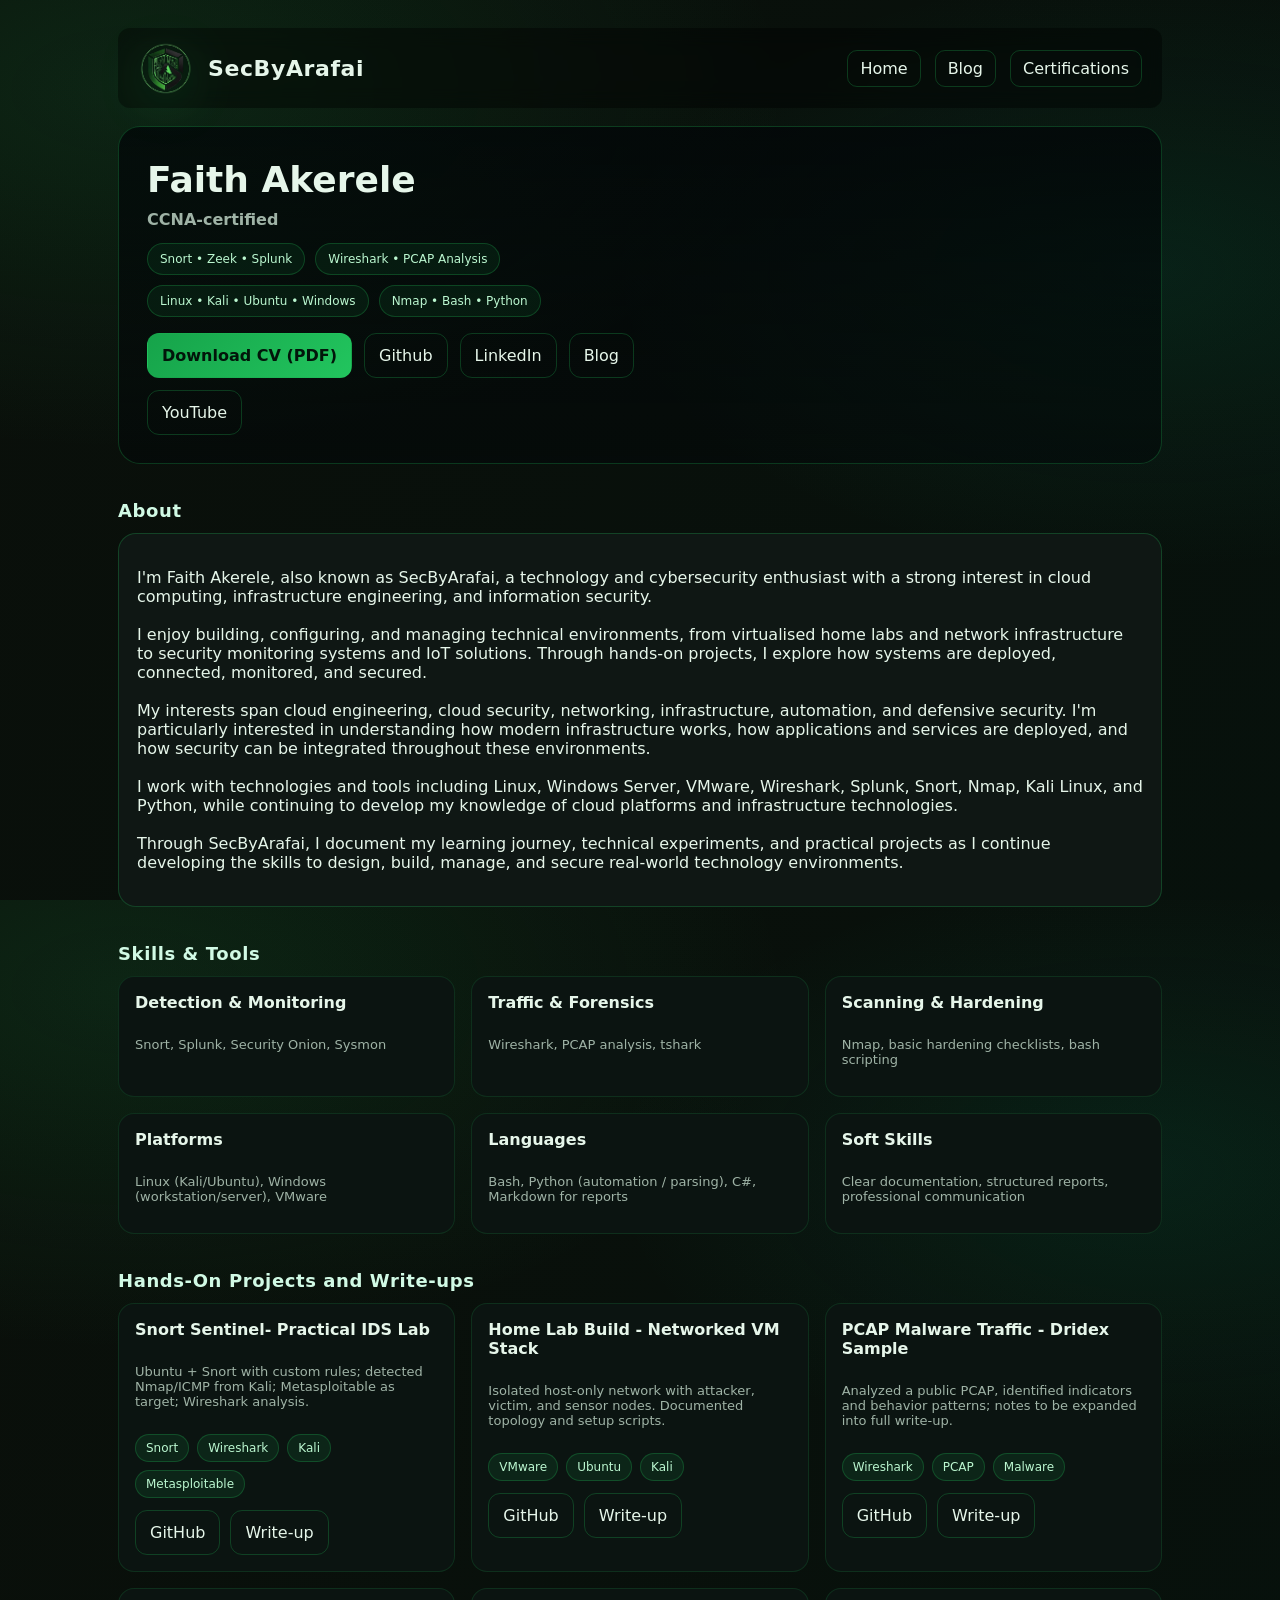
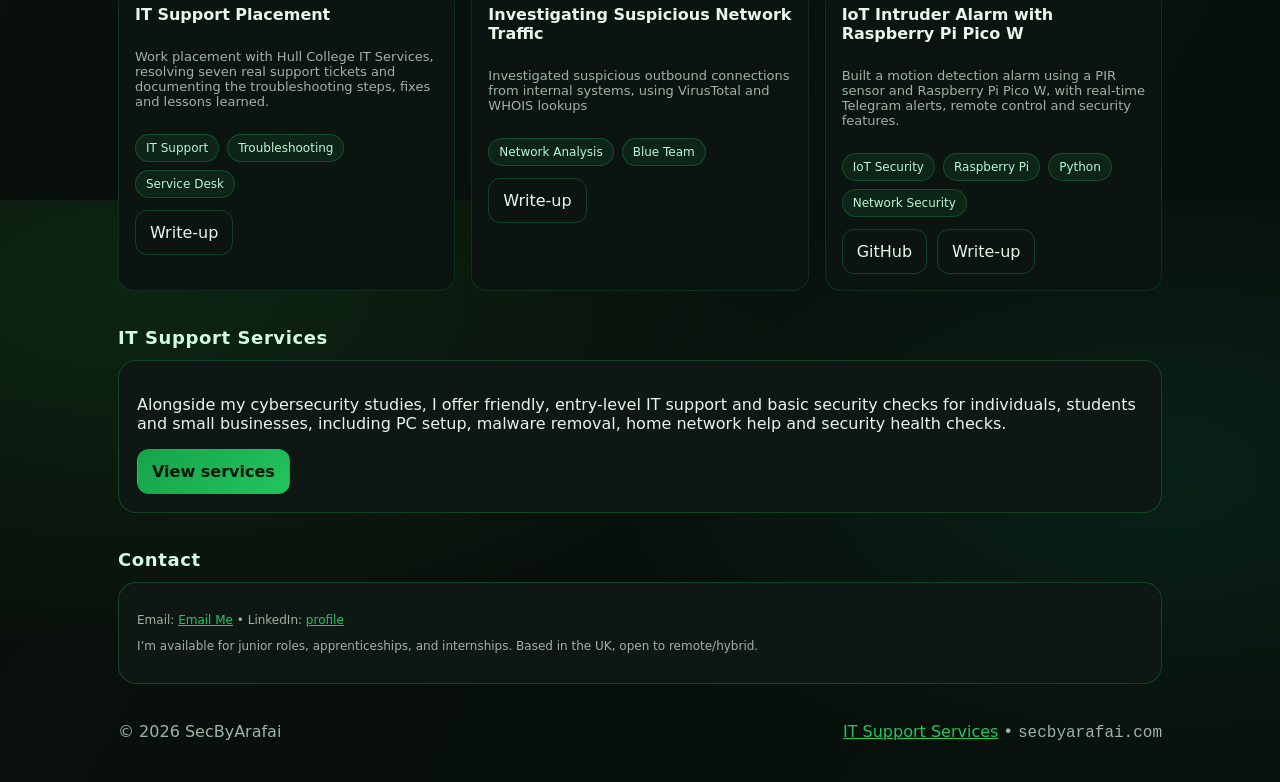
<file: secbyarafai-main/index.html>
<!doctype html>
<html lang="en">
  <head>
    <meta charset="utf-8" />
    <meta name="viewport" content="width=device-width, initial-scale=1" />
    <title>SecByArafai | CCNA-certified Blue Team Portfolio</title>
    <meta name="description" content="Portfolio of Faith Akerele (SecByArafai): CCNA-certified, Blue Team focused. Snort, Splunk, Wireshark and home lab projects." />
    <meta name="theme-color" content="#0a0f0a" />
    <link rel="canonical" href="https://www.secbyarafai.com/" />
    <meta property="og:type" content="website" />
    <meta property="og:site_name" content="SecByArafai" />
    <meta property="og:title" content="SecByArafai | CCNA-certified Blue Team Portfolio" />
    <meta property="og:description" content="Portfolio of Faith Akerele (SecByArafai): CCNA-certified, Blue Team focused. Snort, Splunk, Wireshark and home lab projects." />
    <meta property="og:url" content="https://www.secbyarafai.com/" />
    <meta property="og:image" content="https://www.secbyarafai.com/img/logo-removebg-preview.png" />
    <meta name="twitter:card" content="summary" />
    <link rel="icon" href="img/logo-removebg-preview.png" />
    <link rel="stylesheet" href="style.css" />
  </head>
  <body>
    <div class="wrap">
      <header>
        <a class="brand" href="index.html"><img src="img/logo-removebg-preview.png" alt="SecByArafai logo" /><h1>SecByArafai</h1></a>
        <button class="menu-toggle" id="menu-toggle" type="button" aria-label="Menu" aria-expanded="false" aria-controls="nav-menu">&#9776;</button>
        <nav id="nav-menu" aria-label="Primary">
          <a href="index.html">Home</a>
          <!-- <a href="services.html">Services</a> -->
          <a href="blog.html">Blog</a>
          <a href="certifications.html">Certifications</a>
          <!-- <a href="https://learn.secbyarafai.com">Free Cheat Sheet</a> -->
        </nav>
      </header>

      <!-- HERO -->
      <section class="hero" id="top">
        <div>
          <h2>Faith Akerele</h2>
          <p>
            <strong>CCNA-certified </strong> <br />
          </p>
          <div class="badges">
            <span class="badge">Snort • Zeek • Splunk</span>
            <span class="badge">Wireshark • PCAP Analysis</span>
            <span class="badge">Linux • Kali • Ubuntu • Windows</span>
            <span class="badge">Nmap • Bash • Python</span>
          </div>
          <div class="cta">
            <a
              class="btn primary"
              href="files/Faith_Akerele.pdf"
              target="_blank" rel="noopener"
              >Download CV (PDF)</a
            >
            <!-- <a class="btn" href="https://learn.secbyarafai.com">Free CCNA Cheat Sheet</a> -->
            <a
              class="btn"
              href="https://github.com/secbyarafai"
              target="_blank" rel="noopener"
              rel="noopener"
              >Github</a
            >
            <a
              class="btn"
              href="https://www.linkedin.com/in/faith-akerele"
              target="_blank" rel="noopener"
              rel="noopener"
              >LinkedIn</a
            >
            <a
              class="btn"
              href="https://medium.com/@secbyarafai"
              target="_blank" rel="noopener"
              rel="noopener"
              >Blog</a
            >
            <a
              class="btn"
              href="https://www.youtube.com/@secbyarafai"
              target="_blank" rel="noopener"
              rel="noopener"
              >YouTube</a
            >
          </div>
        </div>
        </section>

      <!-- ABOUT -->
    
<section id="about">
  <div class="sec-title"><h3>About</h3></div>
  <div class="panel">
    <p>
      I'm Faith Akerele, also known as SecByArafai, a technology and cybersecurity enthusiast with a strong interest in cloud computing, infrastructure engineering, and information security.
      <br /><br />
      I enjoy building, configuring, and managing technical environments, from virtualised home labs and network infrastructure to security monitoring systems and IoT solutions. Through hands-on projects, I explore how systems are deployed, connected, monitored, and secured.
      <br /><br />
      My interests span cloud engineering, cloud security, networking, infrastructure, automation, and defensive security. I'm particularly interested in understanding how modern infrastructure works, how applications and services are deployed, and how security can be integrated throughout these environments.
      <br /><br />
      I work with technologies and tools including Linux, Windows Server, VMware, Wireshark, Splunk, Snort, Nmap, Kali Linux, and Python, while continuing to develop my knowledge of cloud platforms and infrastructure technologies.
      <br /><br />
      Through SecByArafai, I document my learning journey, technical experiments, and practical projects as I continue developing the skills to design, build, manage, and secure real-world technology environments.
    </p>
  </div>
</section>


      <!-- SKILLS -->
      <section id="skills">
        <div class="sec-title"><h3>Skills & Tools</h3></div>
        <div class="grid">
          <div class="card">
            <h4>Detection & Monitoring</h4>
            <p class="meta">Snort, Splunk, Security Onion, Sysmon</p>
          </div>
          <div class="card">
            <h4>Traffic & Forensics</h4>
            <p class="meta">Wireshark, PCAP analysis, tshark</p>
          </div>
          <div class="card">
            <h4>Scanning & Hardening</h4>
            <p class="meta">Nmap, basic hardening checklists, bash scripting</p>
          </div>
          <div class="card">
            <h4>Platforms</h4>
            <p class="meta">
              Linux (Kali/Ubuntu), Windows (workstation/server), VMware
            </p>
          </div>
          <div class="card">
            <h4>Languages</h4>
            <p class="meta">
              Bash, Python (automation / parsing), C#, Markdown for reports
            </p>
          </div>
          <div class="card">
            <h4>Soft Skills</h4>
            <p class="meta">
              Clear documentation, structured reports, professional
              communication
            </p>
          </div>
        </div>
      </section>

      <!-- PROJECTS -->
      <section id="projects">
        <div class="sec-title">
          <h3>Hands‑On Projects and Write-ups</h3>
        </div>
        <div class="grid" id="projectGrid"></div>
      </section>
      <!-- SERVICES -->
      <section id="services">
        <div class="sec-title"><h3>IT Support Services</h3></div>
        <div class="panel">
          <p>
            Alongside my cybersecurity studies, I offer friendly, entry-level IT
            support and basic security checks for individuals, students and small
            businesses, including PC setup, malware removal, home network help and
            security health checks.
          </p>
          <div class="cta">
            <a class="btn primary" href="https://services.secbyarafai.com" target="_blank" rel="noopener">View services</a>
          </div>
        </div>
      </section>
      <!-- CONTACT -->
      <section id="contact">
        <div class="sec-title"><h3>Contact</h3></div>
        <div class="panel">
          <p class="small">
            Email:
            <a href="mailto:info@secbyarafai.com"
              >Email Me</a
            >
            • LinkedIn:
            <a
              href="https://www.linkedin.com/in/faith-akerele"
              target="_blank" rel="noopener"
              rel="noopener"
              >profile</a
            >
          </p>
          <p class="small">
            I’m available for junior roles, apprenticeships, and internships.
            Based in the UK, open to remote/hybrid.
          </p>
        </div>
      </section>

      <footer>
        <span>© <span id="year"></span> SecByArafai</span>
        <span>
          <a href="https://services.secbyarafai.com" target="_blank" rel="noopener">IT Support Services</a>
          &bull; <span class="mono">secbyarafai.com</span>
        </span>
      </footer>
    </div>

    <script>
      // === EDIT ME: Projects data (8 slots) ======================================
      // Swap titles, descriptions, and links. Set hidden:true to temporarily hide.
      const projects = [
        {
          title: "Snort Sentinel- Practical IDS Lab",
          desc: "Ubuntu + Snort with custom rules; detected Nmap/ICMP from Kali; Metasploitable as target; Wireshark analysis.",
          tags: ["Snort", "Wireshark", "Kali", "Metasploitable"],
          links: {
            repo: "https://github.com/secbyarafai/Cybersecurity-Portfolio/tree/main/Projects/IDS-Lab",
            blog: "https://medium.com/@secbyarafai/practical-ids-lab-snort-a599915b10d6",
          },
        },
        {
          title: "Home Lab Build - Networked VM Stack",
          desc: "Isolated host‑only network with attacker, victim, and sensor nodes. Documented topology and setup scripts.",
          tags: ["VMware", "Ubuntu", "Kali"],
          links: {
            repo: "https://github.com/secbyarafai",
            blog: "blog/post1.html",
          },
        },
        {
          title: "PCAP Malware Traffic - Dridex Sample",
          desc: "Analyzed a public PCAP, identified indicators and behavior patterns; notes to be expanded into full write‑up.",
          tags: ["Wireshark", "PCAP", "Malware"],
          links: {
            repo: "https://github.com/secbyarafai/Cybersecurity-Portfolio/tree/main/Projects/Malware-Analysis",
            blog: "https://medium.com/@secbyarafai/malware-traffic-analysis-with-wireshark-detecting-dridex-c2-traffic-531d254edb0d",
          },
        },
        {
           title: "IT Support Placement",
           desc: "Work placement with Hull College IT Services, resolving seven real support tickets and documenting the troubleshooting steps, fixes and lessons learned.",
           tags: ["IT Support", "Troubleshooting", "Service Desk"],
           links: { repo: "#", blog: "https://medium.com/@secbyarafai/it-support-placement-at-hull-college-seven-real-tickets-seven-repairs-9ee90f46157d?sharedUserId=secbyarafai" },
         },
         {
           title: "Investigating Suspicious Network Traffic",
           desc: "Investigated suspicious outbound connections from internal systems, using VirusTotal and WHOIS lookups",
           tags: ["Network Analysis", "Blue Team"],
           links: { repo: "#", blog: "https://medium.com/@secbyarafai/investigating-suspicious-network-traffic-using-virustotal-and-whois-9dbd17a43992?sharedUserId=secbyarafai" },
         },
        // {
        //   title: "Phishing Simulation & Awareness (Planned)",
        //   desc: "Design a safe internal phishing campaign in lab; measure click‑through; write awareness guidance.",
        //   tags: ["Phishing", "Training"],
        //   links: { repo: "#", blog: "#" },
        // },
        {
          title: "IoT Intruder Alarm with Raspberry Pi Pico W",
          desc: "Built a motion detection alarm using a PIR sensor and Raspberry Pi Pico W, with real-time Telegram alerts, remote control and security features.",
          tags: ["IoT Security", "Raspberry Pi", "Python", "Network Security"],
          links: { repo: "https://github.com/secbyarafai/IoT-PicoGuard/blob/main/README.md", blog: "https://secbyarafai.medium.com/building-an-iot-intruder-alarm-with-a-raspberry-pi-pico-w-pir-detection-and-telegram-alerts-441f799f3e02?sharedUserId=secbyarafai" },
        },
        ];

      const grid = document.getElementById("projectGrid");
      projects.forEach((p) => {
        const el = document.createElement("article");
        el.className = "card";
        el.innerHTML = `
        <h4>${p.title}</h4>
        <p class="meta">${p.desc}</p>
        <div class="tags">${(p.tags || [])
          .map((t) => `<span class='tag'>${t}</span>`)
          .join("")}</div>
        <div class="actions">
          ${
            p.links?.repo && p.links.repo !== "#"
              ? `<a class='btn' href='${p.links.repo}' target='_blank' rel='noopener'>GitHub</a>`
              : ""
          }
          ${
            p.links?.blog && p.links.blog !== "#"
              ? `<a class='btn' href='${p.links.blog}' target='_blank' rel='noopener'>Write‑up</a>`
              : ""
          }
        </div>`;
        grid.appendChild(el);
      });

      document.getElementById("year").textContent = new Date().getFullYear();

      const toggle = document.getElementById("menu-toggle");
      const nav = document.getElementById("nav-menu");

      toggle.addEventListener("click", () => {
        nav.classList.toggle("active");
        const open = nav.classList.contains("active");
        toggle.innerHTML = open ? "&#10005;" : "&#9776;";
        toggle.setAttribute("aria-expanded", open);
      });
    </script>

    <!--
  EDITING NOTES (quick):
  1) Swap logo: replace logo.png in the same folder.
  2) Update CV link: replace SecByArafai_CV.pdf with your file or remove the button.
  3) Projects: edit the "projects" array above — add real links and descriptions as you publish.
  4) Colors: tweak --green / --green-2 if you want a different shade.
  5) Host: drop this file + logo into Netlify (or your existing repo) and point secbyarafai.com at it.
  --></body>
</html>
</file>
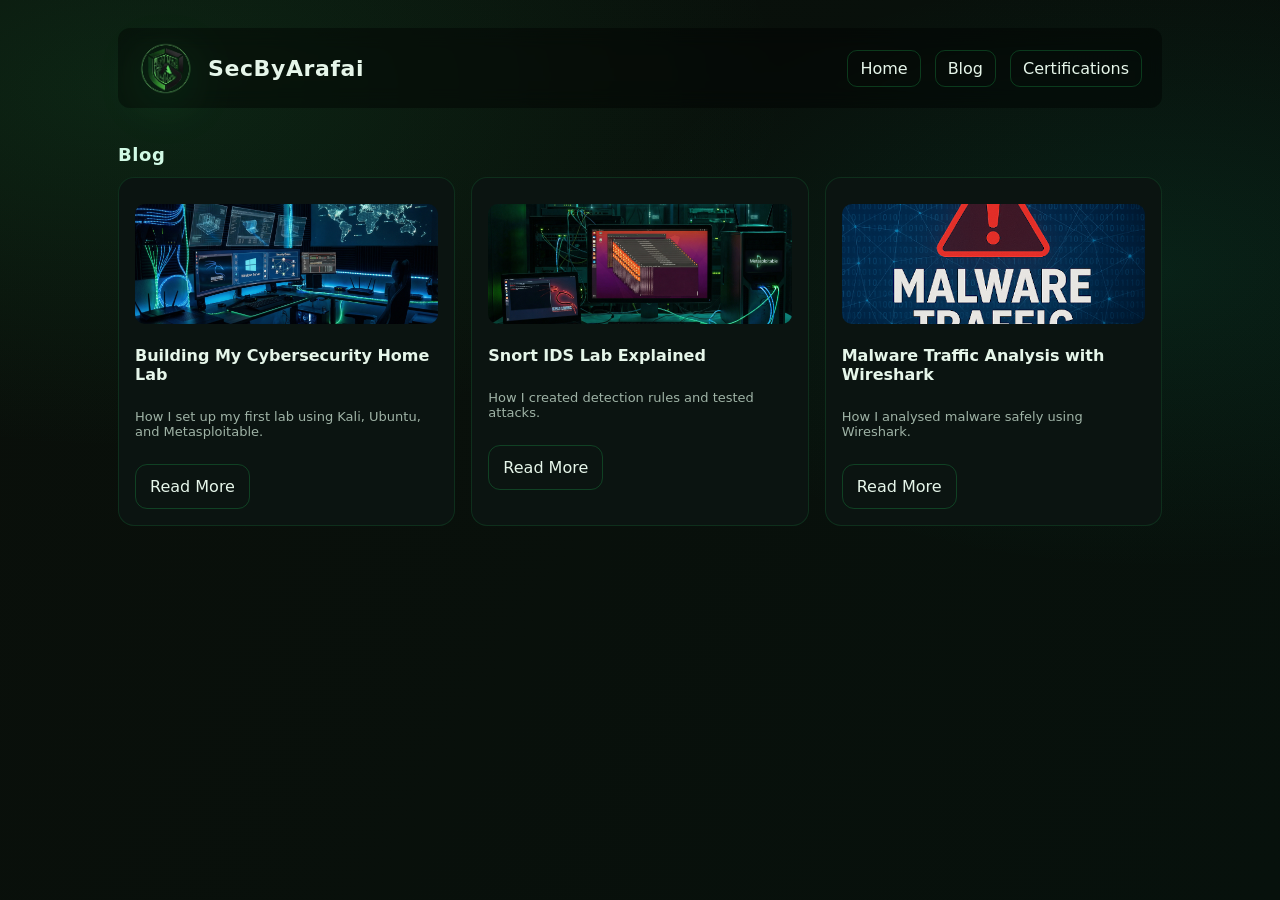
<file: secbyarafai-main/blog.html>
<!doctype html>
<html lang="en">
  <head>
    <meta charset="utf-8" />
    <meta name="viewport" content="width=device-width, initial-scale=1" />
    <title>Blog - SecByArafai</title>
    <meta name="description" content="Cybersecurity lab write-ups: home lab build, Snort IDS rules and malware traffic analysis with Wireshark." />
    <meta name="theme-color" content="#0a0f0a" />
    <link rel="canonical" href="https://www.secbyarafai.com/blog.html" />
    <meta property="og:type" content="website" />
    <meta property="og:site_name" content="SecByArafai" />
    <meta property="og:title" content="Blog - SecByArafai" />
    <meta property="og:description" content="Cybersecurity lab write-ups: home lab build, Snort IDS rules and malware traffic analysis with Wireshark." />
    <meta property="og:url" content="https://www.secbyarafai.com/blog.html" />
    <meta property="og:image" content="https://www.secbyarafai.com/img/logo-removebg-preview.png" />
    <meta name="twitter:card" content="summary" />
    <link rel="stylesheet" href="style.css" />
    <link rel="icon" href="img/logo-removebg-preview.png" />
  </head>

  <body>
    <div class="wrap">
      <header>
        <a class="brand" href="index.html"><img src="img/logo-removebg-preview.png" alt="SecByArafai logo" /><h1>SecByArafai</h1></a>
        <button class="menu-toggle" id="menu-toggle" type="button" aria-label="Menu" aria-expanded="false" aria-controls="nav-menu">&#9776;</button>
        <nav id="nav-menu" aria-label="Primary">
          <a href="index.html">Home</a>
          <!-- <a href="services.html">Services</a> -->
          <a href="blog.html">Blog</a>
          <a href="certifications.html">Certifications</a>
          <!-- <a href="https://learn.secbyarafai.com">Free Cheat Sheet</a> -->
        </nav>
      </header>

      <section>
        <div class="sec-title"><h3>Blog</h3></div>

        <div class="grid">
          <div class="card">
            <img src="./img/A_modern_cybersecurity_202603242132.png" class="blog-img" alt="Illustration of a cybersecurity home lab" loading="lazy" decoding="async" />

            <h4>Building My Cybersecurity Home Lab</h4>
            <p class="meta">
              How I set up my first lab using Kali, Ubuntu, and Metasploitable.
            </p>

            <div class="actions">
              <a class="btn" href="blog/post1.html">Read More</a>
            </div>
          </div>

          <div class="card">
            <img src="./img/A_cybersecurity_intrusion_202603242140.png" class="blog-img" alt="Illustration of network intrusion detection" loading="lazy" decoding="async" />

            <h4>Snort IDS Lab Explained</h4>
            <p class="meta">
              How I created detection rules and tested attacks.
            </p>

            <div class="actions">
              <a class="btn" href="blog/post2.html">Read More</a>
            </div>
          </div>

          <div class="card">
            <img src="./img/ChatGPT Image Nov 17, 2025, 01_46_49 AM (1).png" class="blog-img" alt="Illustration of malware traffic analysis" loading="lazy" decoding="async" />

            <h4> Malware Traffic Analysis with Wireshark </h4>
            <p class="meta">
              How I analysed malware safely using Wireshark.
            </p>

            <div class="actions">
              <a class="btn" href="blog/post3.html">Read More</a>
            </div>
          </div>

          </div>
      </section>
    </div>
    <script>
      const toggle = document.getElementById("menu-toggle");
      const nav = document.getElementById("nav-menu");

 toggle.addEventListener("click", () => {
        nav.classList.toggle("active");
        const open = nav.classList.contains("active");
        toggle.innerHTML = open ? "&#10005;" : "&#9776;";
        toggle.setAttribute("aria-expanded", open);
      });
    </script>
  </body>
</html>
</file>
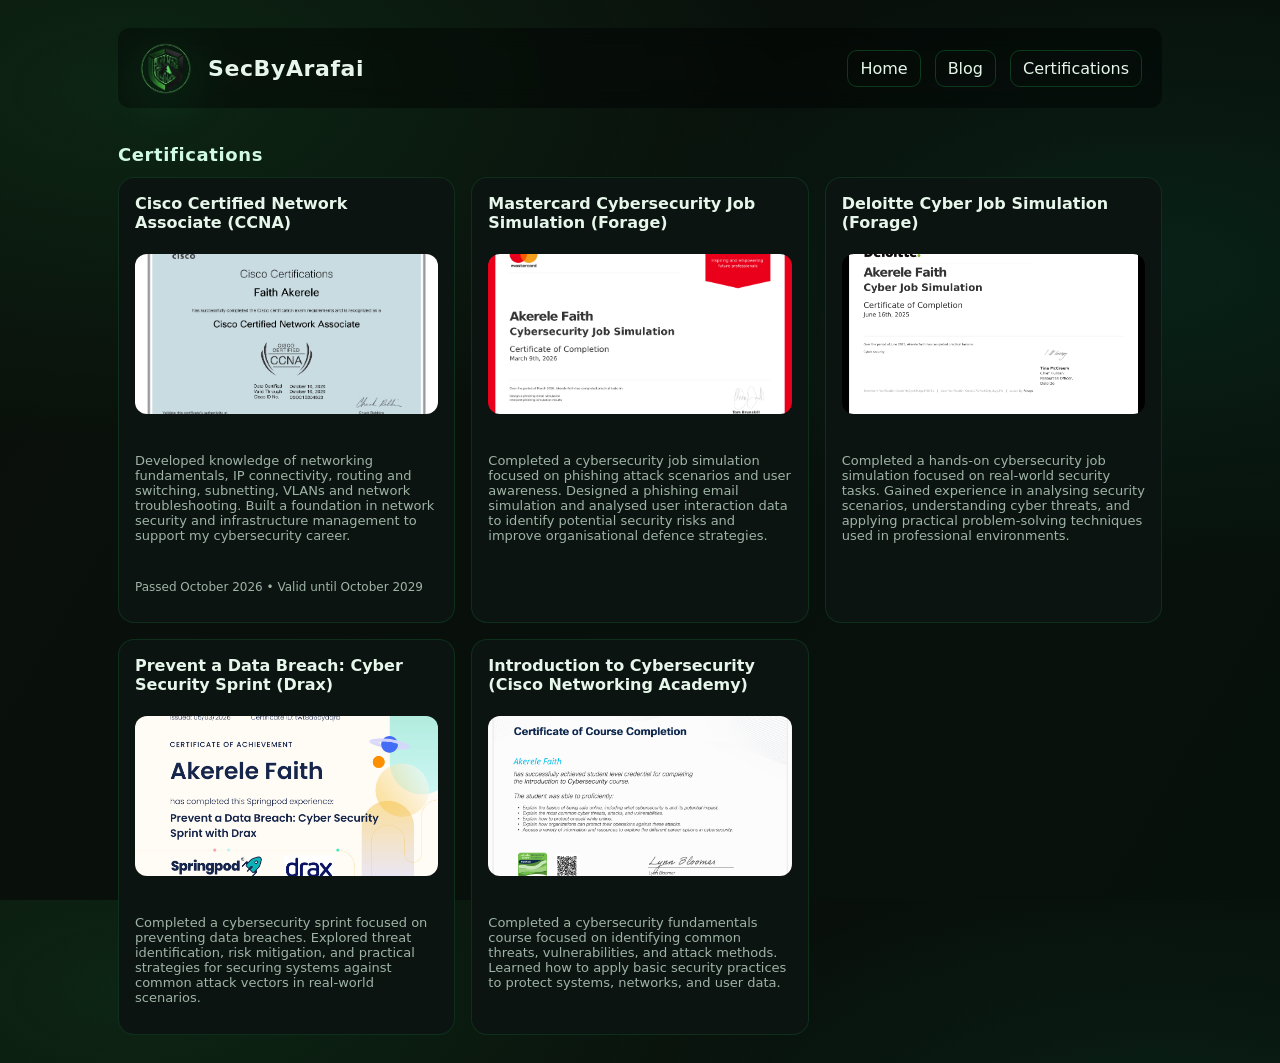
<file: secbyarafai-main/certifications.html>
<!doctype html>
<html lang="en">
  <head>
    <meta charset="utf-8" />
    <meta name="viewport" content="width=device-width, initial-scale=1" />
    <link rel="icon" href="img/logo-removebg-preview.png" />
    <title>Certifications - SecByArafai</title>
    <meta name="description" content="Cisco CCNA, Cisco Introduction to Cybersecurity and Forage job simulations from Mastercard, Deloitte and Drax." />
    <meta name="theme-color" content="#0a0f0a" />
    <link rel="canonical" href="https://www.secbyarafai.com/certifications.html" />
    <meta property="og:type" content="website" />
    <meta property="og:site_name" content="SecByArafai" />
    <meta property="og:title" content="Certifications - SecByArafai" />
    <meta property="og:description" content="Cisco CCNA, Cisco Introduction to Cybersecurity and Forage job simulations from Mastercard, Deloitte and Drax." />
    <meta property="og:url" content="https://www.secbyarafai.com/certifications.html" />
    <meta property="og:image" content="https://www.secbyarafai.com/img/logo-removebg-preview.png" />
    <meta name="twitter:card" content="summary" />
    <link rel="stylesheet" href="style.css" />
  </head>

  <body>
    <div class="wrap">
      <!-- HEADER -->
      <header>
        <a class="brand" href="index.html"><img src="img/logo-removebg-preview.png" alt="SecByArafai logo" /><h1>SecByArafai</h1></a>
        <button class="menu-toggle" id="menu-toggle" type="button" aria-label="Menu" aria-expanded="false" aria-controls="nav-menu">&#9776;</button>
        <nav id="nav-menu" aria-label="Primary">
          <a href="index.html">Home</a>
          <!-- <a href="services.html">Services</a> -->
          <a href="blog.html">Blog</a>
          <a href="certifications.html">Certifications</a>
          <!-- <a href="https://learn.secbyarafai.com">Free Cheat Sheet</a> -->
        </nav>
      </header>

      <!-- PAGE TITLE -->
      <section>
        <div class="sec-title">
          <h3>Certifications</h3>
        </div>

        <div class="grid">
          <!-- CCNA (shown first) -->
          <div class="card">
            <h4>Cisco Certified Network Associate (CCNA)</h4>

            <a
              href="img/Cisco Certified Network Associate certificate_page-0001.jpg"
              target="_blank" rel="noopener"
            >
              <img
                src="img/Cisco Certified Network Associate certificate_page-0001.jpg"
                class="cert-img"
                alt="Cisco Certified Network Associate certificate" loading="lazy" decoding="async" />
            </a>

            <p class="meta">
              Developed knowledge of networking fundamentals, IP connectivity,
              routing and switching, subnetting, VLANs and network
              troubleshooting. Built a foundation in network security and
              infrastructure management to support my cybersecurity career.
            </p>
            <p class="small">Passed October 2026 &bull; Valid until October 2029</p>
            <!-- To add a verification link, uncomment and paste your Credly/Cisco link:
            <a class="btn" href="YOUR_VERIFICATION_LINK" target="_blank" rel="noopener">Verify credential</a> -->
          </div>

          <!-- CERT 1 -->
          <div class="card">
            <h4>Mastercard Cybersecurity Job Simulation (Forage)</h4>

            <a href="img/1.png" target="_blank" rel="noopener">
              <img src="img/1.png" class="cert-img" alt="Mastercard certificate" loading="lazy" decoding="async" />
            </a>

            <p class="meta">
              Completed a cybersecurity job simulation focused on phishing attack
              scenarios and user awareness. Designed a phishing email simulation
              and analysed user interaction data to identify potential security
              risks and improve organisational defence strategies.
            </p>
          </div>

          <!-- CERT 2 -->
          <div class="card">
            <h4>Deloitte Cyber Job Simulation (Forage)</h4>

            <a href="img/e4b72420-1.png" target="_blank" rel="noopener">
              <img src="img/e4b72420-1.png" class="cert-img" alt="Deloitte certificate" loading="lazy" decoding="async" />
            </a>

            <p class="meta">
              Completed a hands-on cybersecurity job simulation focused on
              real-world security tasks. Gained experience in analysing security
              scenarios, understanding cyber threats, and applying practical
              problem-solving techniques used in professional environments.
            </p>
          </div>

          <!-- CERT 3 -->
          <div class="card">
            <h4>Prevent a Data Breach: Cyber Security Sprint (Drax)</h4>

            <a href="img/d79bde41-1.png" target="_blank" rel="noopener">
              <img src="img/d79bde41-1.png" class="cert-img" alt="Drax cybersecurity certificate" loading="lazy" decoding="async" />
            </a>

            <p class="meta">
              Completed a cybersecurity sprint focused on preventing data
              breaches. Explored threat identification, risk mitigation, and
              practical strategies for securing systems against common attack
              vectors in real-world scenarios.
            </p>
          </div>

          <!-- CERT 4 -->
          <div class="card">
            <h4>Introduction to Cybersecurity (Cisco Networking Academy)</h4>

            <a
              href="img/I2CSUpdate20260418-31-dc4r2u-1.png"
              target="_blank" rel="noopener"
            >
              <img
                src="img/I2CSUpdate20260418-31-dc4r2u-1.png"
                class="cert-img"
                alt="Cisco Introduction to Cybersecurity certificate" loading="lazy" decoding="async" />
            </a>

            <p class="meta">
              Completed a cybersecurity fundamentals course focused on
              identifying common threats, vulnerabilities, and attack methods.
              Learned how to apply basic security practices to protect systems,
              networks, and user data.
            </p>
          </div>

          

          <!-- PLANNED CERTIFICATION -->
          <!--
          <div class="card">
            <h4>CompTIA PenTest+ (Planned)</h4>

            <a href="img/1.png" target="_blank" rel="noopener">
              <img src="img/1.png" class="cert-img" alt="Planned certification placeholder" loading="lazy" decoding="async" />
            </a>

            <p class="meta">
              Will cover penetration testing, vulnerability assessment, and
              reporting.
            </p>
          </div>
          -->
        </div>
      </section>
    </div>

    <script>
      const toggle = document.getElementById("menu-toggle");
      const nav = document.getElementById("nav-menu");

      toggle.addEventListener("click", () => {
        nav.classList.toggle("active");
        const open = nav.classList.contains("active");
        toggle.innerHTML = open ? "&#10005;" : "&#9776;";
        toggle.setAttribute("aria-expanded", open);
      });
    </script>
  </body>
</html>
</file>
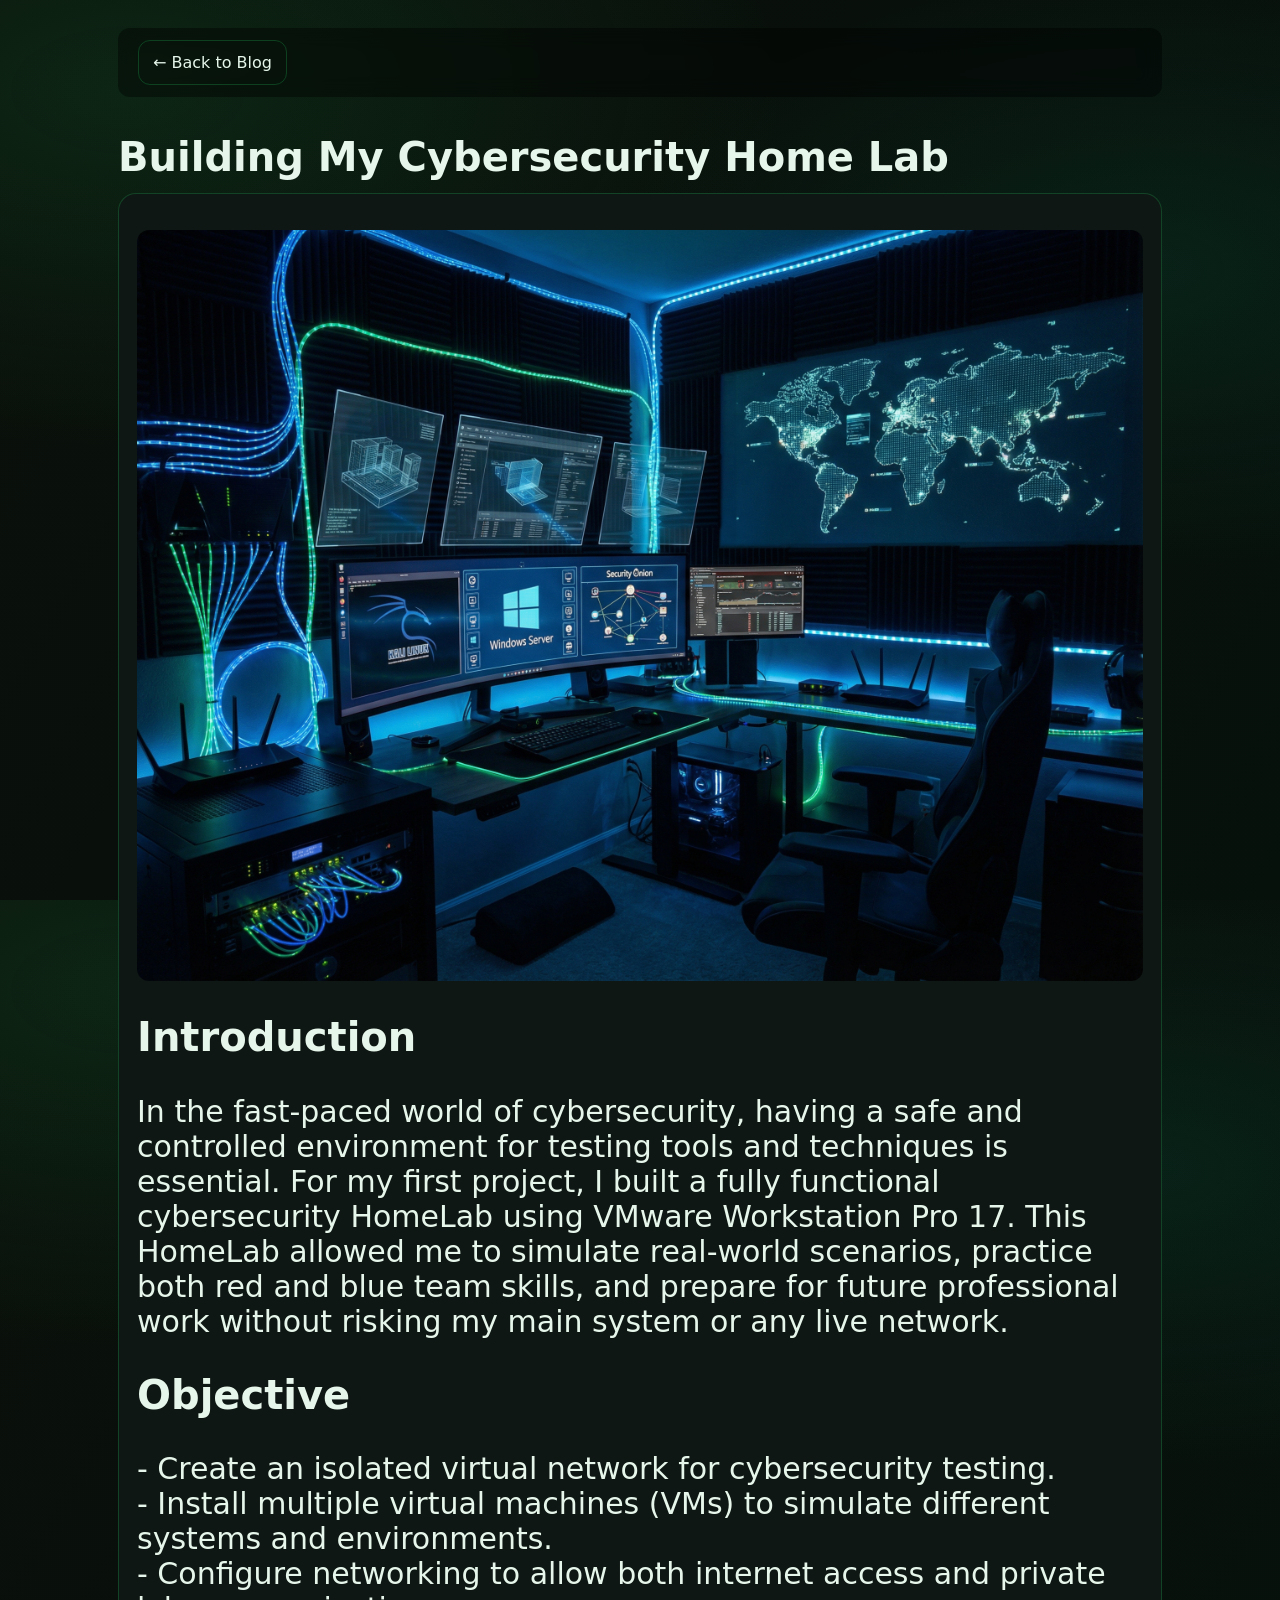
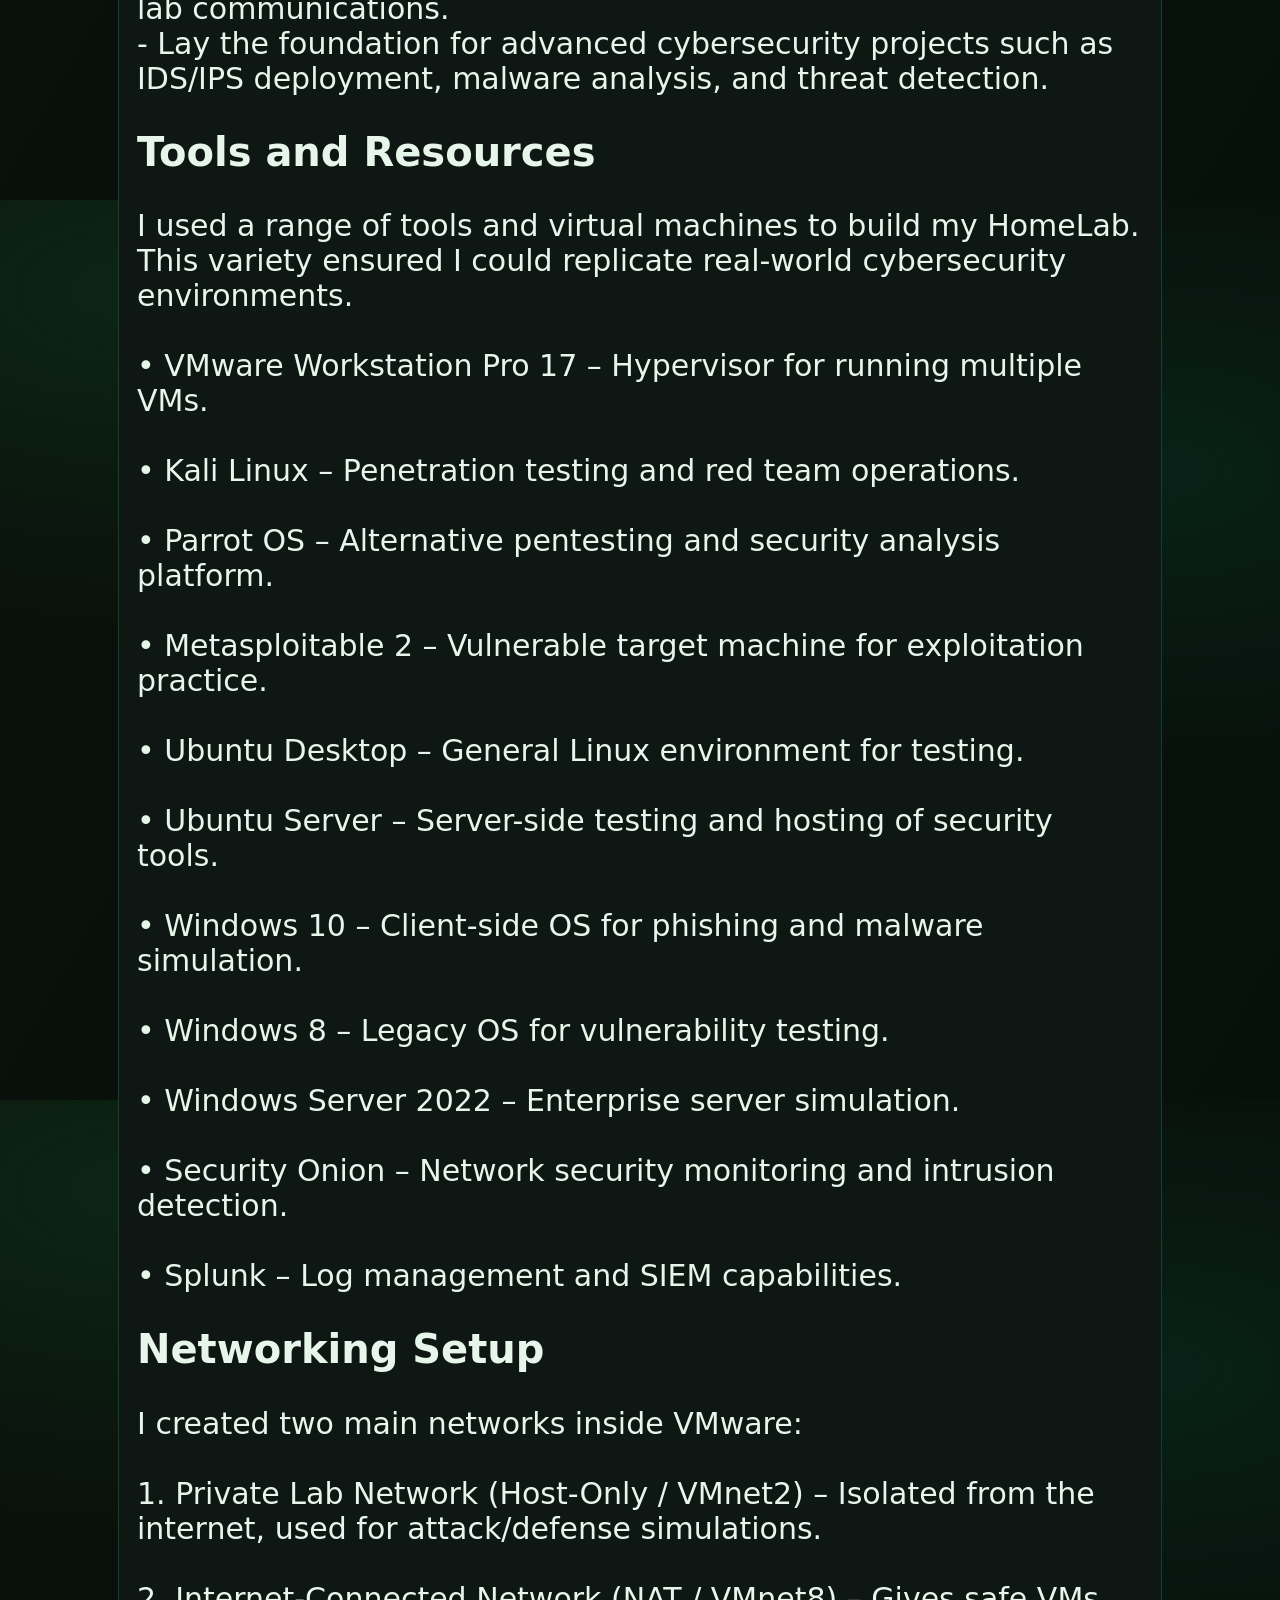
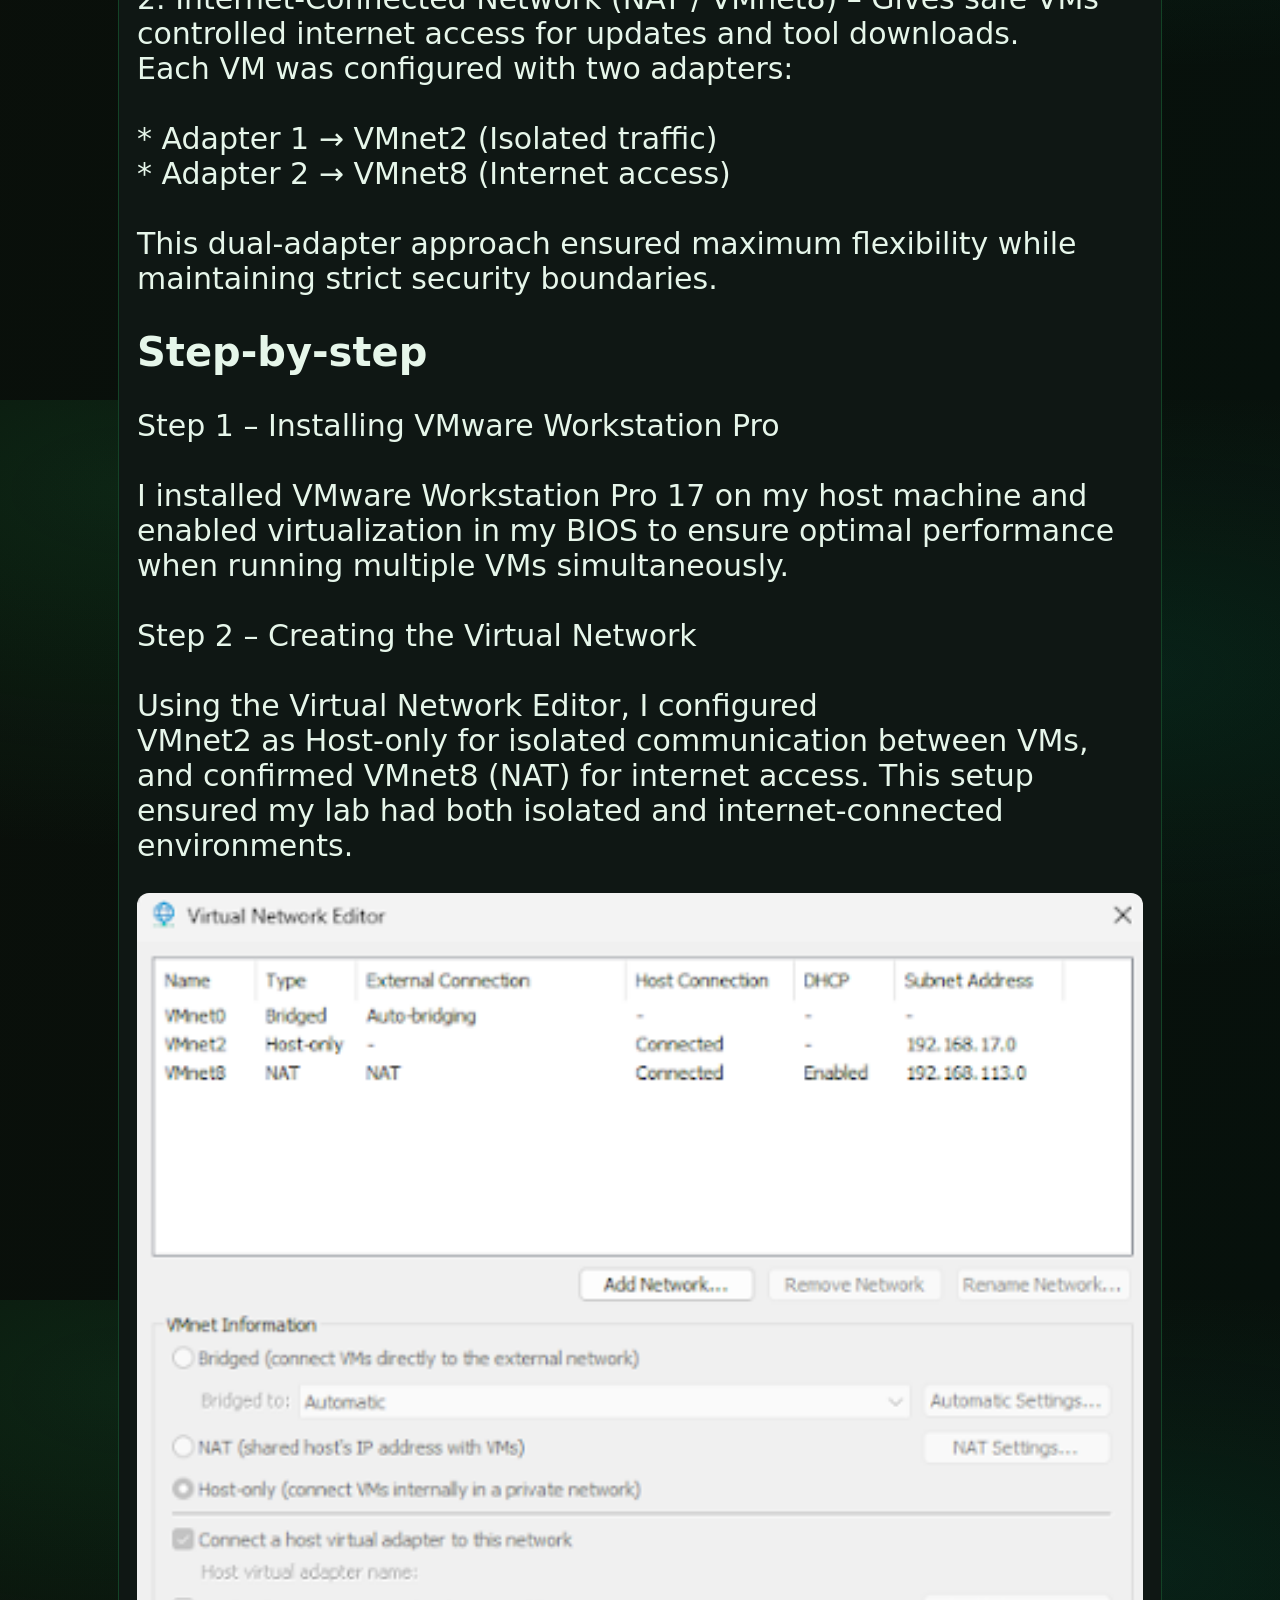
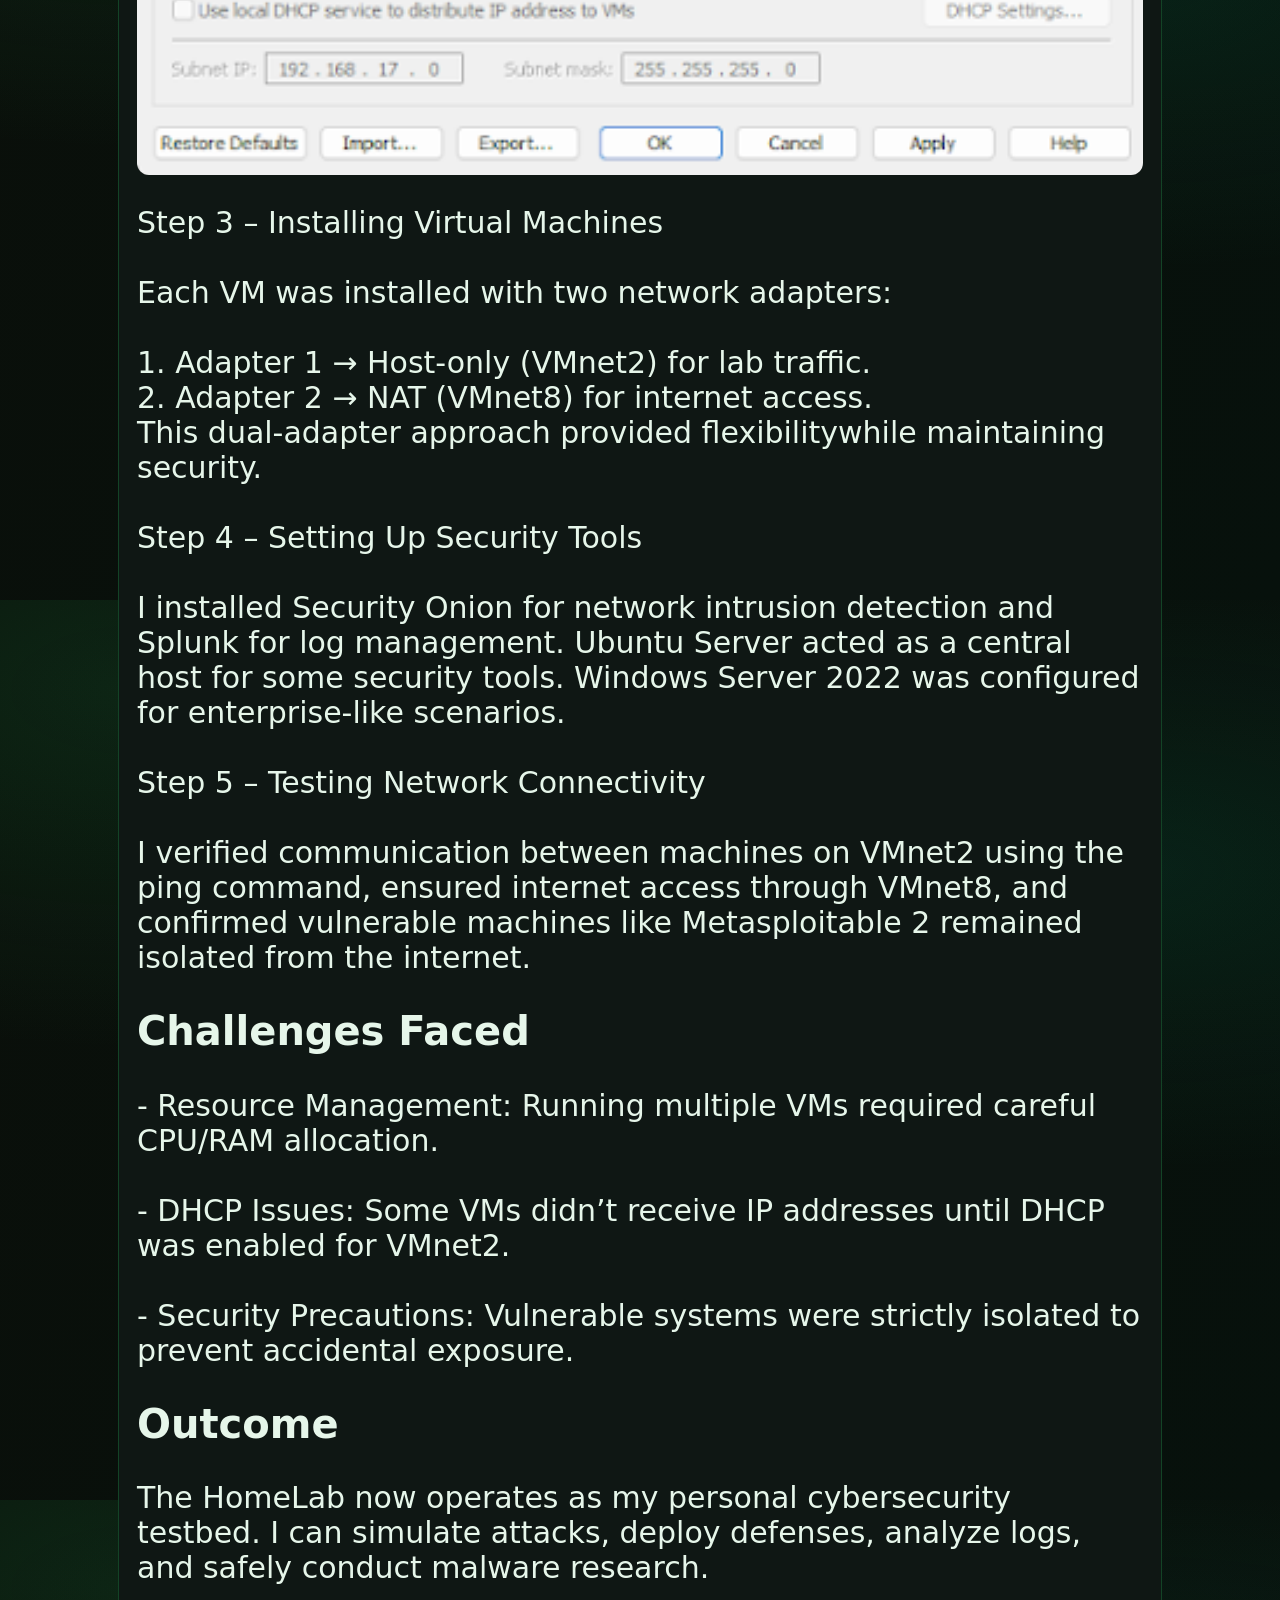
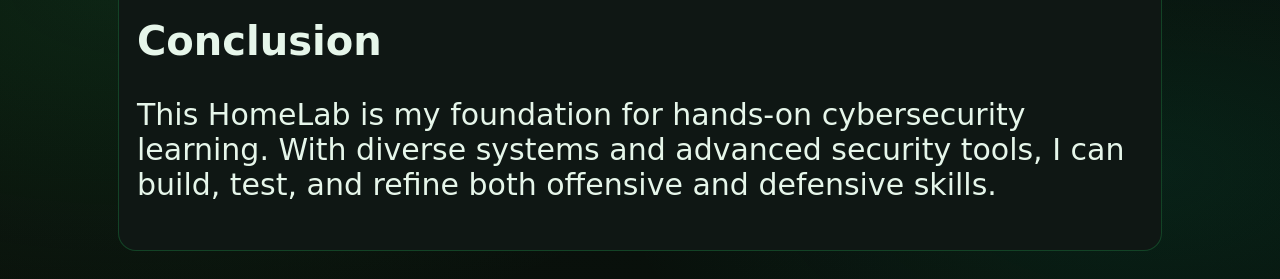
<file: secbyarafai-main/blog/post1.html>
<!doctype html>
<html lang="en">
  <head>
    <meta charset="utf-8" />
    <meta name="viewport" content="width=device-width, initial-scale=1" />
    <title>Home Lab — SecByArafai</title>
    <link rel="stylesheet" href="../style.css" />
  </head>

  <body>
    <div class="wrap">
      <header>
        <a href="../blog.html" class="btn">← Back to Blog</a>
      </header>

      <section>
        <div class="sec-title">
          <h1 style="font-size: 40px;">Building My Cybersecurity Home Lab</h1>
        </div>
        <div class="panel">
          <img
            src="../img/A_modern_cybersecurity_202603242132.png"
            class="me"
          />
          <h2 style="font-weight: bold; font-size: 40px">Introduction</h2>
          <p style="font-size: 30px">
            In the fast-paced world of cybersecurity, having a safe and
            controlled environment for testing tools and techniques is
            essential. For my first project, I built a fully functional
            cybersecurity HomeLab using VMware Workstation Pro 17. This HomeLab
            allowed me to simulate real-world scenarios, practice both red and
            blue team skills, and prepare for future professional work without
            risking my main system or any live network.
          </p>
          <h2 style="font-weight: bold; font-size: 40px">Objective</h2>
          <p style="font-size: 30px">
            - Create an isolated virtual network for cybersecurity testing.
            <br />
            - Install multiple virtual machines (VMs) to simulate different
            systems and environments. <br />
            - Configure networking to allow both internet access and private lab
            communications. <br />
            - Lay the foundation for advanced cybersecurity projects such as
            IDS/IPS deployment, malware analysis, and threat detection.
          </p>
          <h2 style="font-weight: bold; font-size: 40px">
            Tools and Resources
          </h2>
          <p style="font-size: 30px">
            I used a range of tools and virtual machines to build my HomeLab.
            This variety ensured I could replicate real-world cybersecurity
            environments.
            <br />
            <br />
            • VMware Workstation Pro 17 – Hypervisor for running multiple VMs.
            <br /> <br>
            • Kali Linux – Penetration testing and red team operations. <br /> <br>
            • Parrot OS – Alternative pentesting and security analysis platform.
            <br /> <br>
            • Metasploitable 2 – Vulnerable target machine for exploitation
            practice. <br /> <br>
            • Ubuntu Desktop – General Linux environment for testing. <br /> <br>
            • Ubuntu Server – Server-side testing and hosting of security tools.
            <br /> <br>
            • Windows 10 – Client-side OS for phishing and malware simulation.
            <br /> <br>
            • Windows 8 – Legacy OS for vulnerability testing. <br /> <br>
            • Windows Server 2022 – Enterprise server simulation. <br /> <br>
            • Security Onion – Network security monitoring and intrusion
            detection. <br> <br>
            • Splunk – Log management and SIEM capabilities.
          </p>
          <h2 style="font-weight: bold; font-size: 40px">Networking Setup</h2>
          <p style="font-size: 30px">
            I created two main networks inside VMware: <br />
            <br />

            1. Private Lab Network (Host-Only / VMnet2) – Isolated from the
            internet, used for attack/defense simulations. <br />
            <br />

            2. Internet-Connected Network (NAT / VMnet8) – Gives safe VMs
            controlled internet access for updates and tool downloads. <br />

            Each VM was configured with two adapters: <br />
            <br />

            * Adapter 1 → VMnet2 (Isolated traffic) <br />

            * Adapter 2 → VMnet8 (Internet access) <br /><br />

            This dual-adapter approach ensured maximum flexibility while
            maintaining strict security boundaries.
          </p>
          <h2 style="font-weight: bold; font-size: 40px">Step-by-step</h2>
          <p style="font-size: 30px">
            Step 1 – Installing VMware Workstation Pro <br />
            <br />

            I installed VMware Workstation Pro 17 on my host machine and enabled
            virtualization in my BIOS to ensure optimal performance when running
            multiple VMs simultaneously. <br />
            <br />

            Step 2 – Creating the Virtual Network
            <br />
            <br />

            Using the Virtual Network Editor, I configured <br />
            VMnet2 as Host-only for isolated communication between VMs, and
            confirmed VMnet8 (NAT) for internet access. This setup ensured my
            lab had both isolated and internet-connected environments.
          </p>
          <img src="../img/Screenshot 2025-08-11 133011.png" class="me" />
          <p style="font-size: 30px">
            Step 3 – Installing Virtual Machines <br />
            <br />

            Each VM was installed with two network adapters: <br />
            <br />
            1. Adapter 1 → Host-only (VMnet2) for lab traffic. <br />
            2. Adapter 2 → NAT (VMnet8) for internet access. <br />
            This dual-adapter approach provided flexibilitywhile maintaining
            security.
            <br />
            <br />

            Step 4 – Setting Up Security Tools <br />
            <br />
            I installed Security Onion for network intrusion detection and
            Splunk for log management. Ubuntu Server acted as a central host for
            some security tools. Windows Server 2022 was configured for
            enterprise-like scenarios. <br />
            <br />

            Step 5 – Testing Network Connectivity <br />
            <br />
            I verified communication between machines on VMnet2 using the ping
            command, ensured internet access through VMnet8, and confirmed
            vulnerable machines like Metasploitable 2 remained isolated from the
            internet.
          </p>
          <h2 style="font-weight: bold; font-size: 40px">Challenges Faced</h2>
          <p style="font-size: 30px">
            - Resource Management: Running multiple VMs required careful CPU/RAM
            allocation. <br />
            <br />
            - DHCP Issues: Some VMs didn’t receive IP addresses until DHCP was
            enabled for VMnet2. <br />
            <br />
            - Security Precautions: Vulnerable systems were strictly isolated to
            prevent accidental exposure.
          </p>
          <h2 style="font-weight: bold; font-size: 40px">Outcome</h2>
          <p style="font-size: 30px">
            The HomeLab now operates as my personal cybersecurity testbed. I can
            simulate attacks, deploy defenses, analyze logs, and safely conduct
            malware research.
            <!-- <img src="../img/image.png" class="me" /> -->
          </p>
          <h2 style="font-weight: bold; font-size: 40px">Conclusion</h2>
          <p style="font-size: 30px">
            This HomeLab is my foundation for hands-on cybersecurity learning.
            With diverse systems and advanced security tools, I can build, test,
            and refine both offensive and defensive skills.
          </p>
        </div>
      </section>
    </div>
  </body>
</html>
</file>
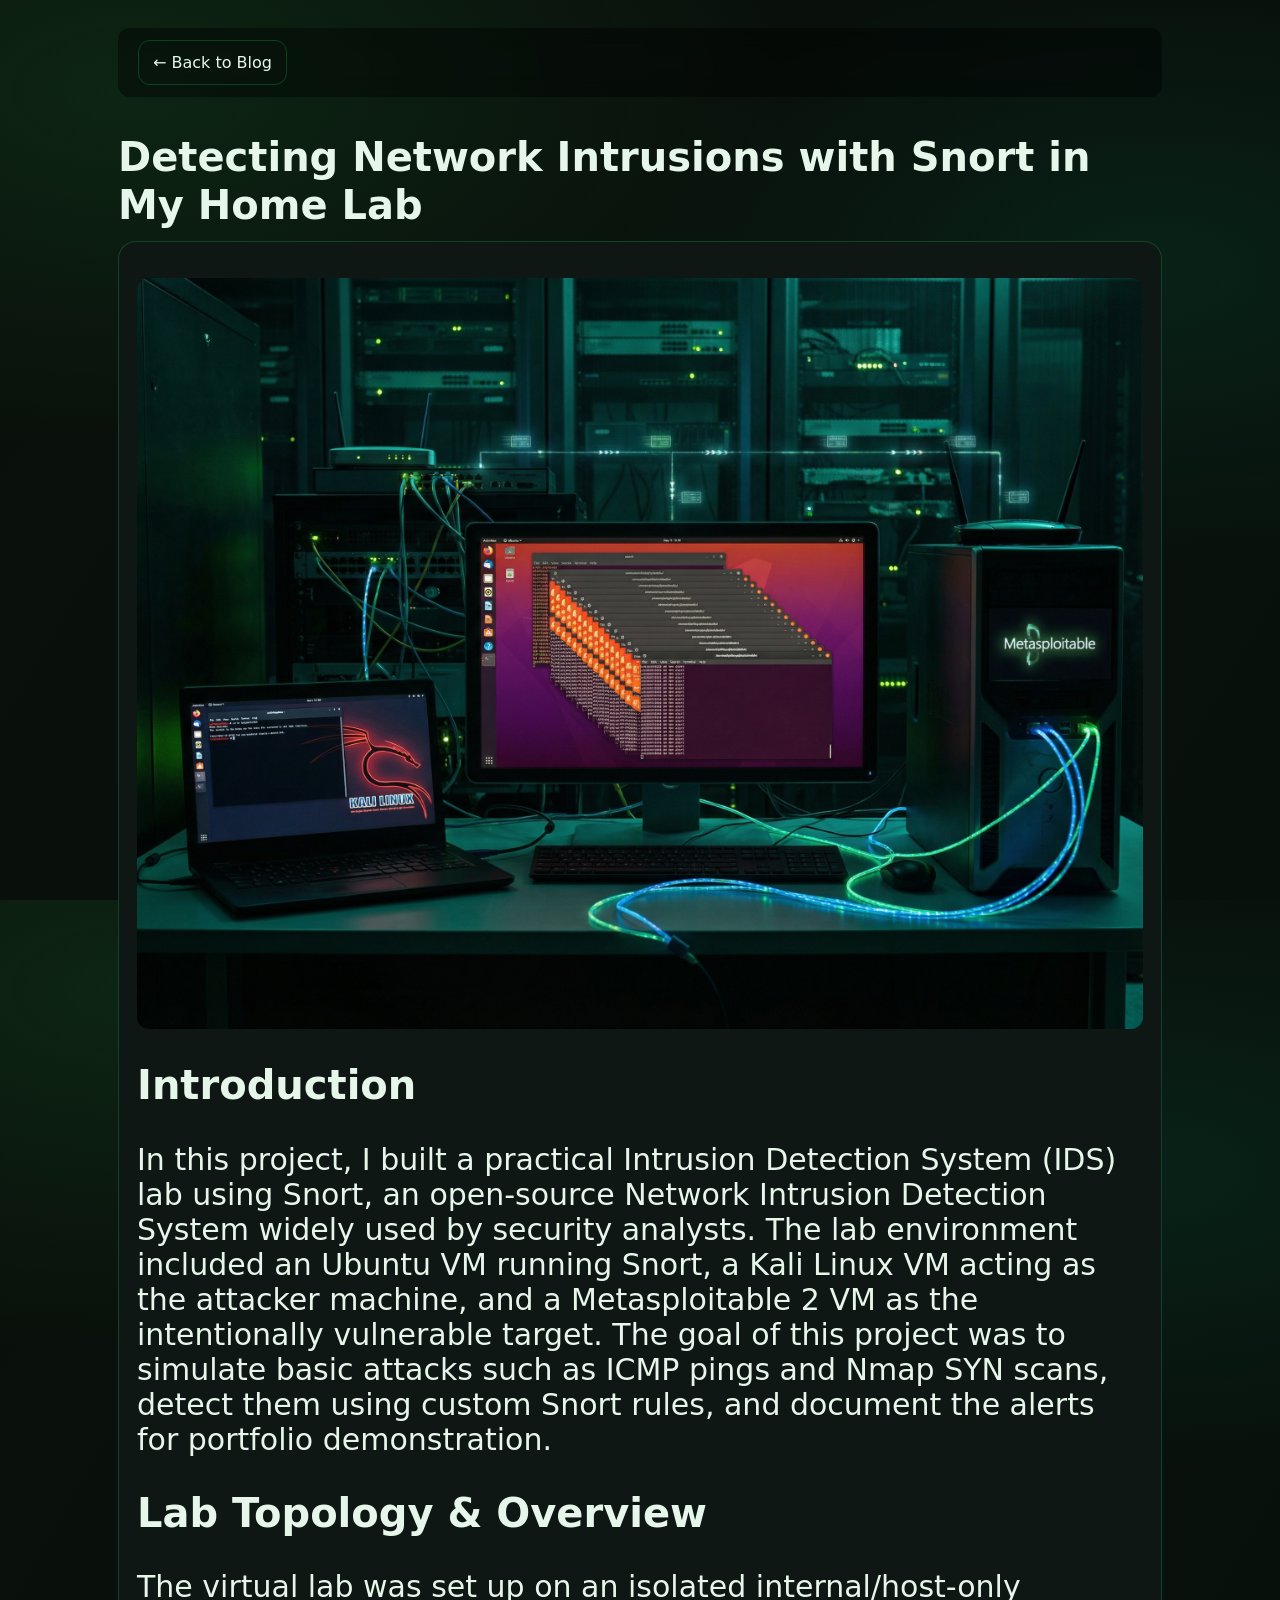
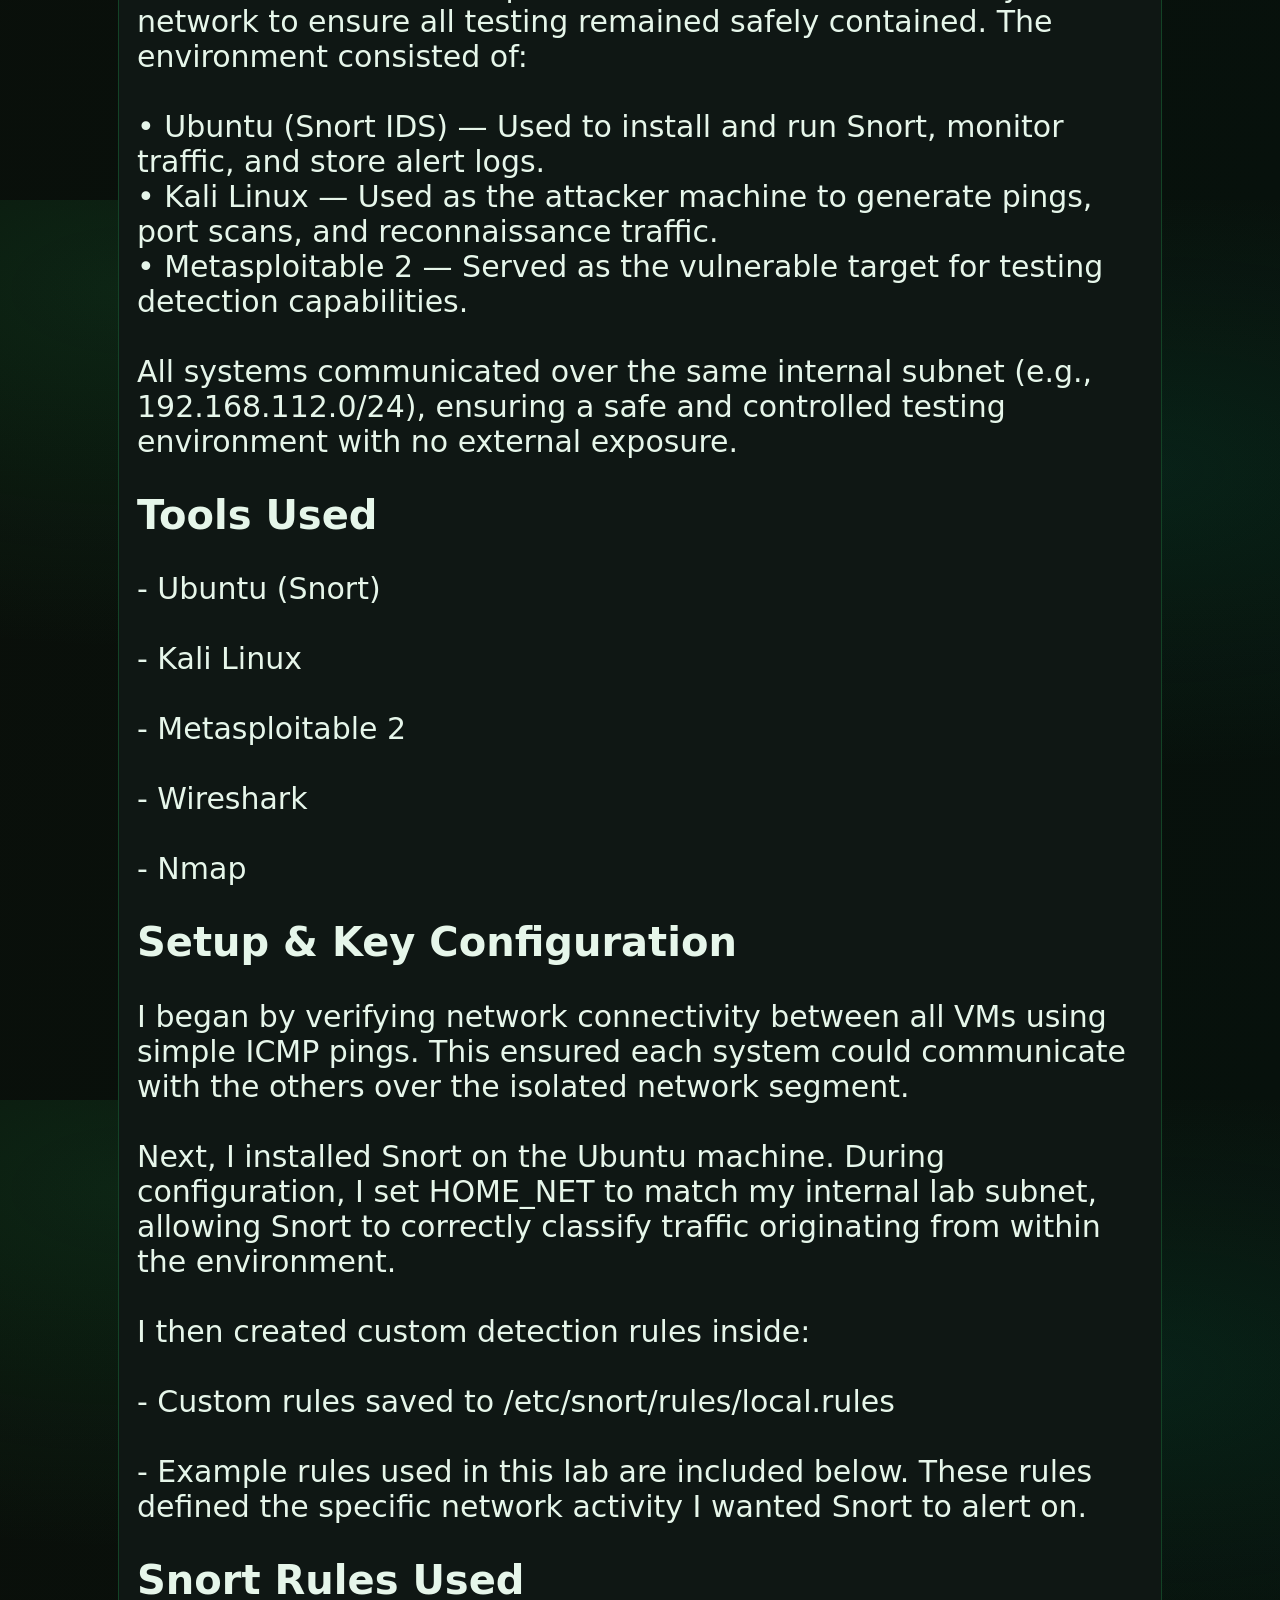
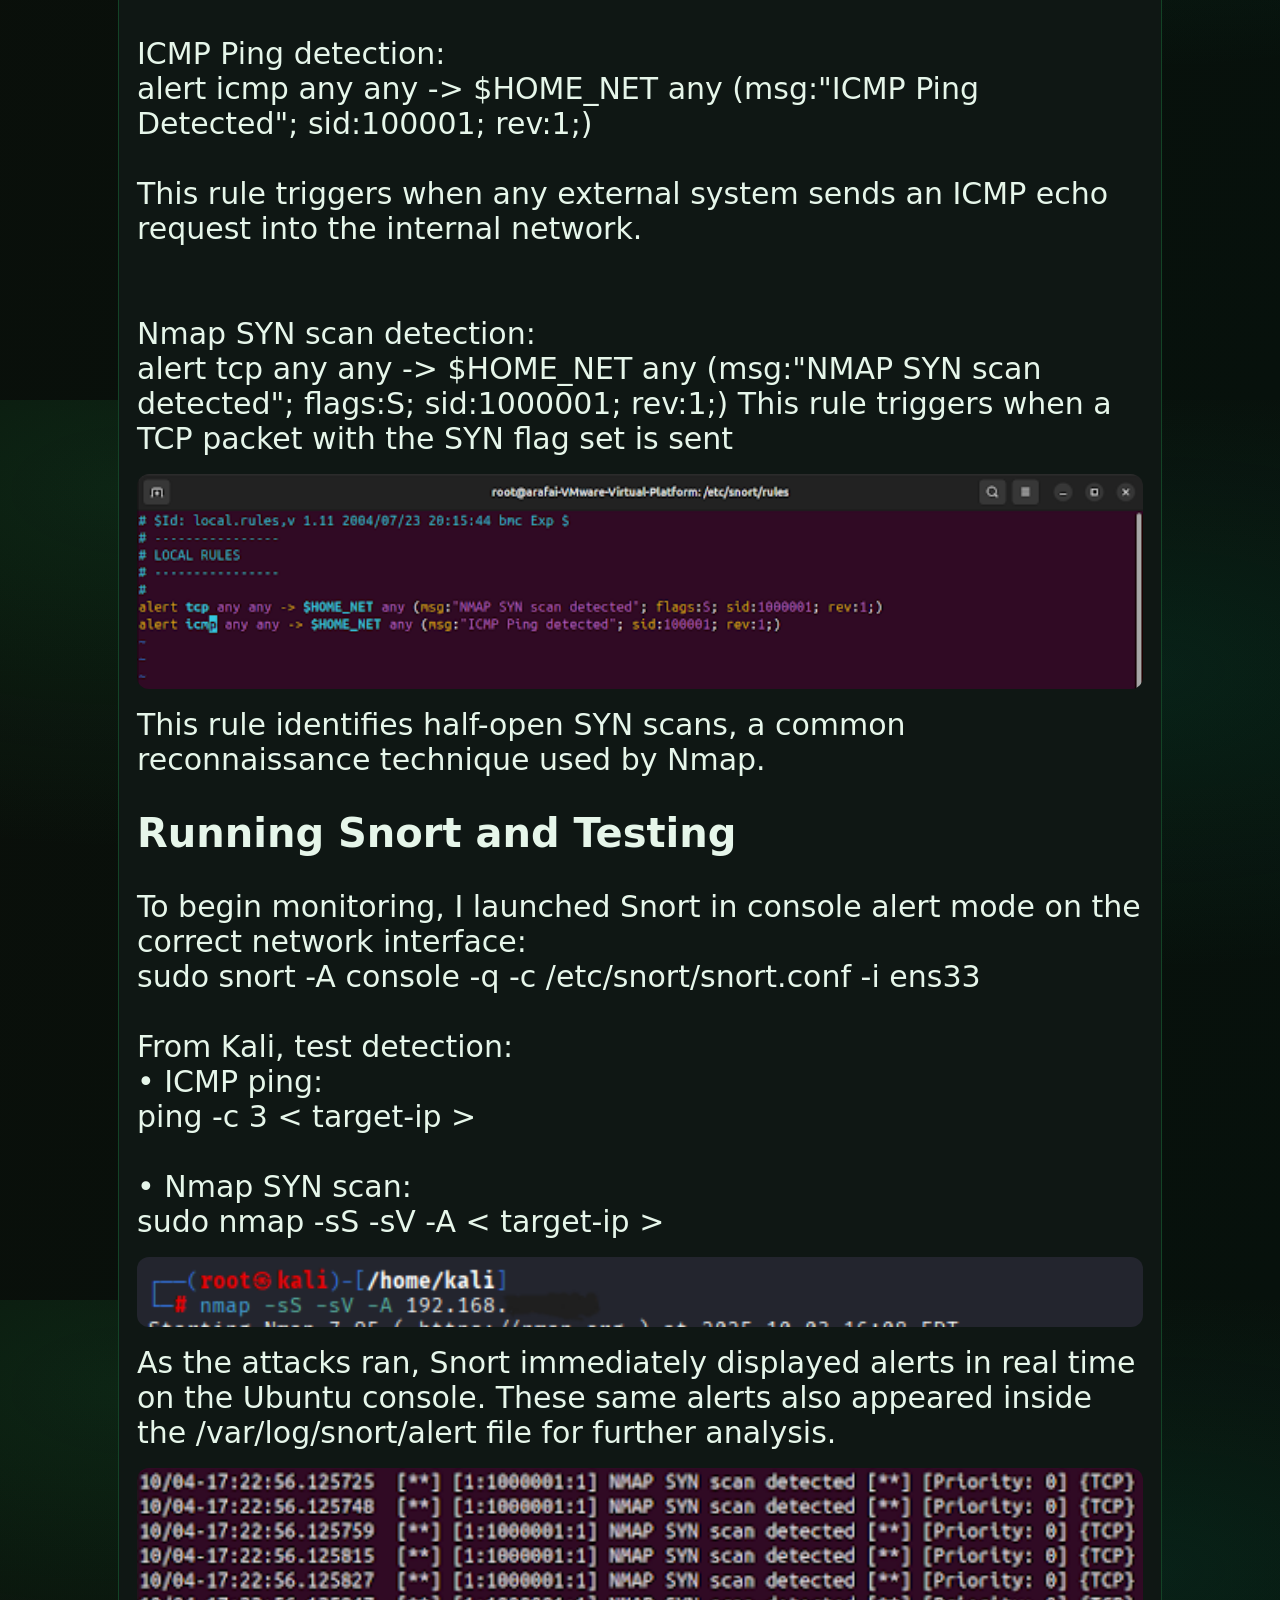
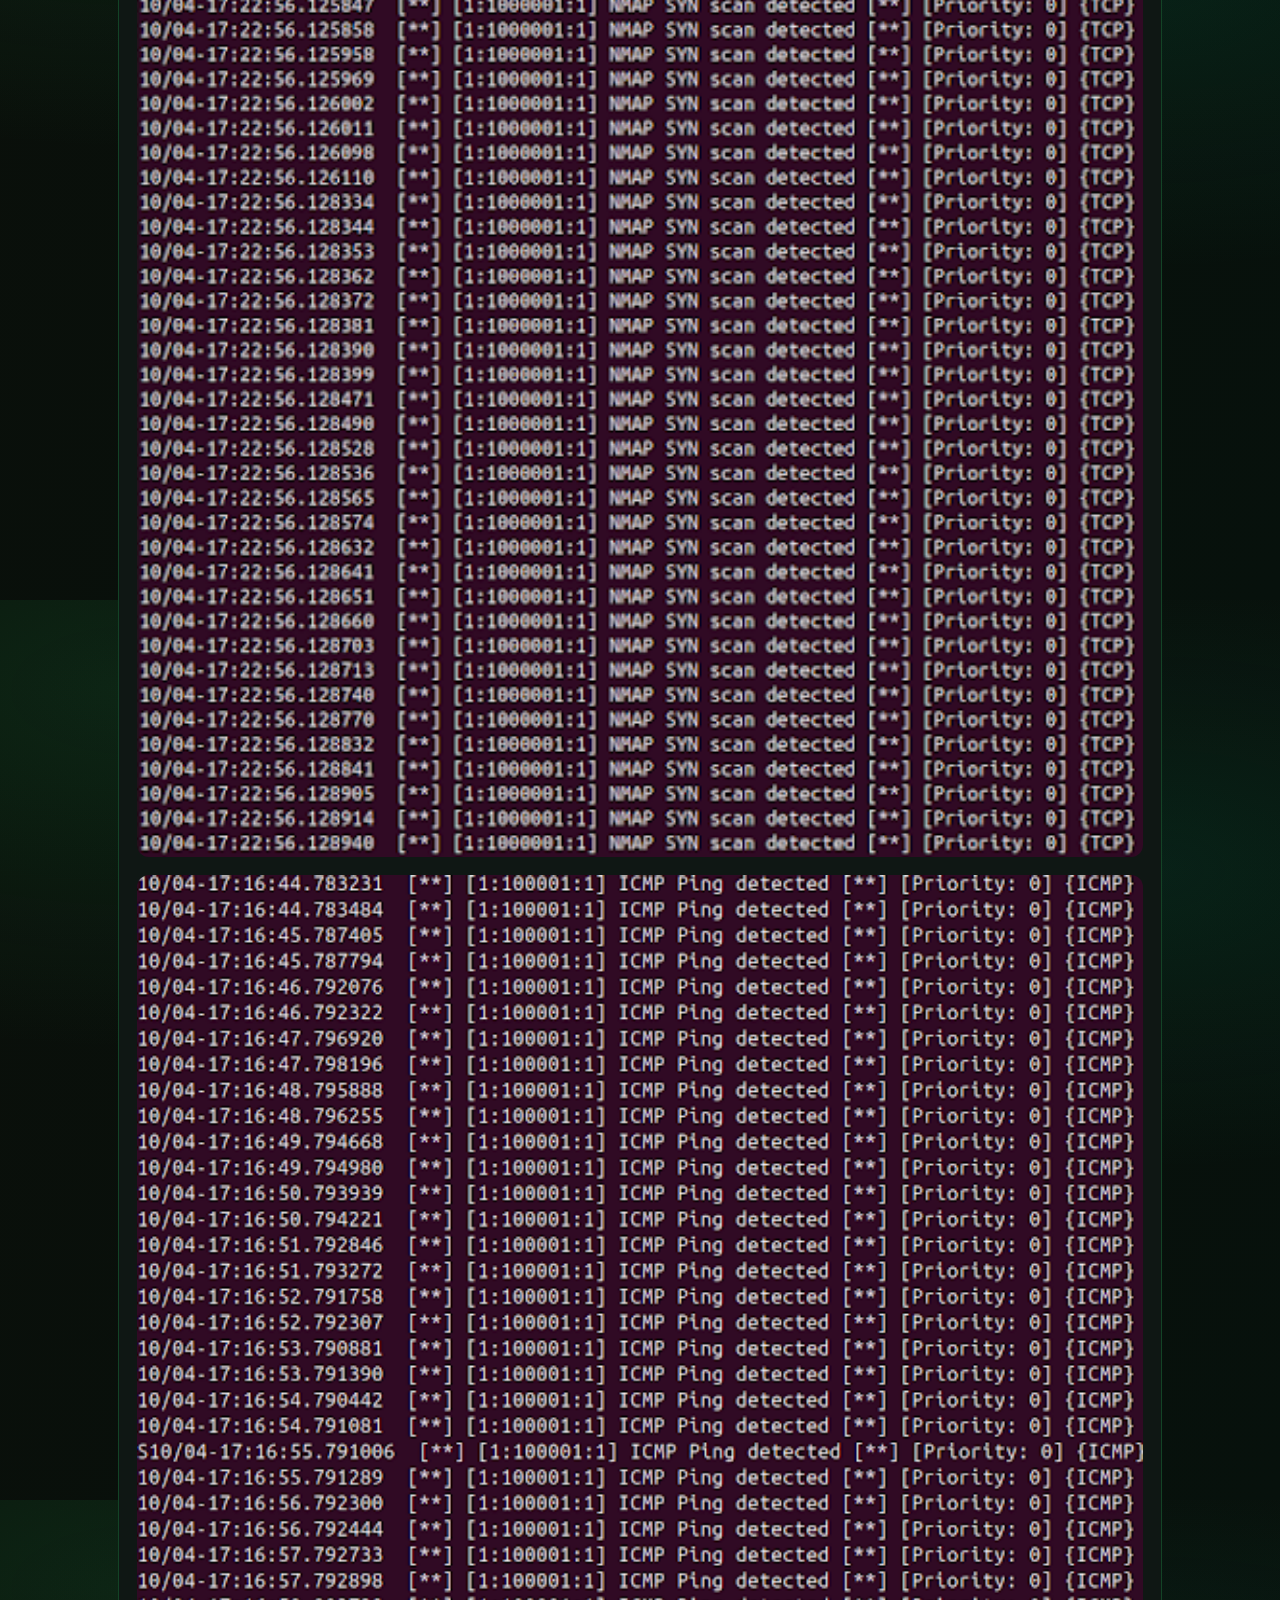
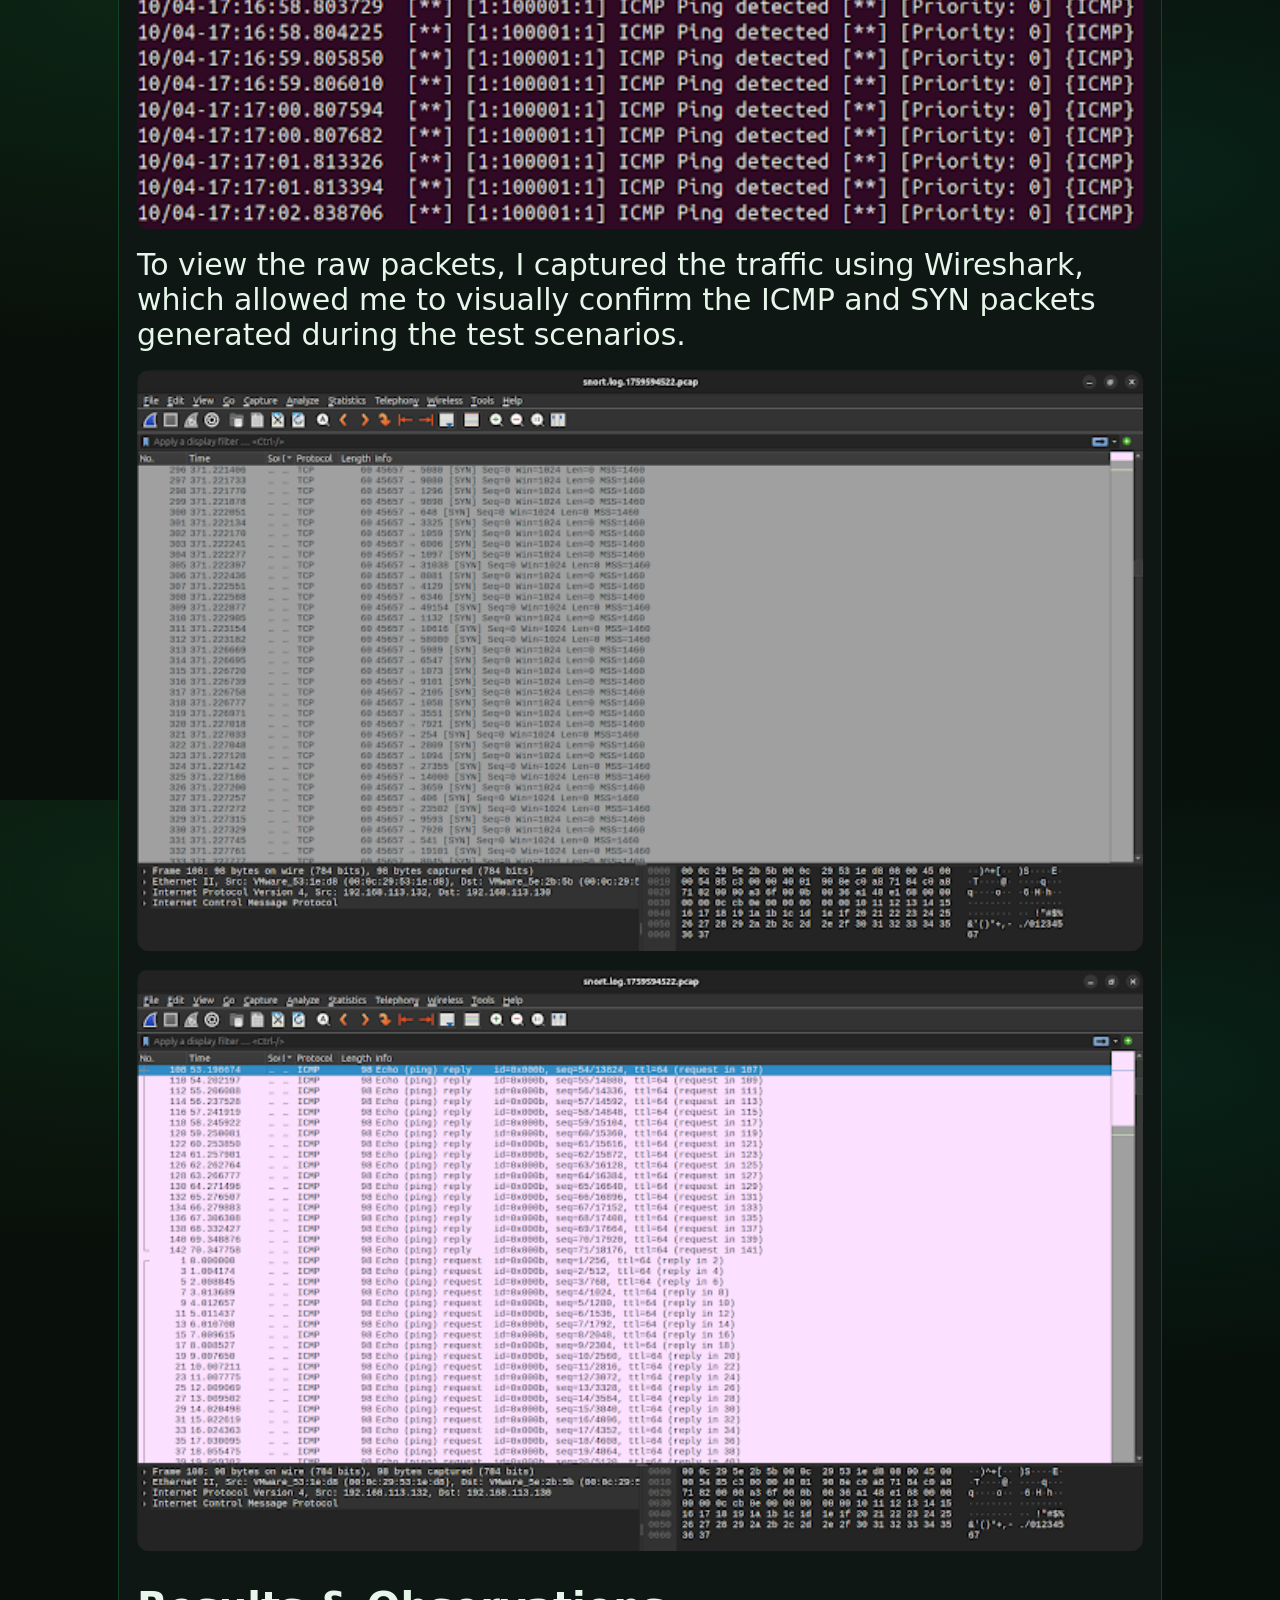
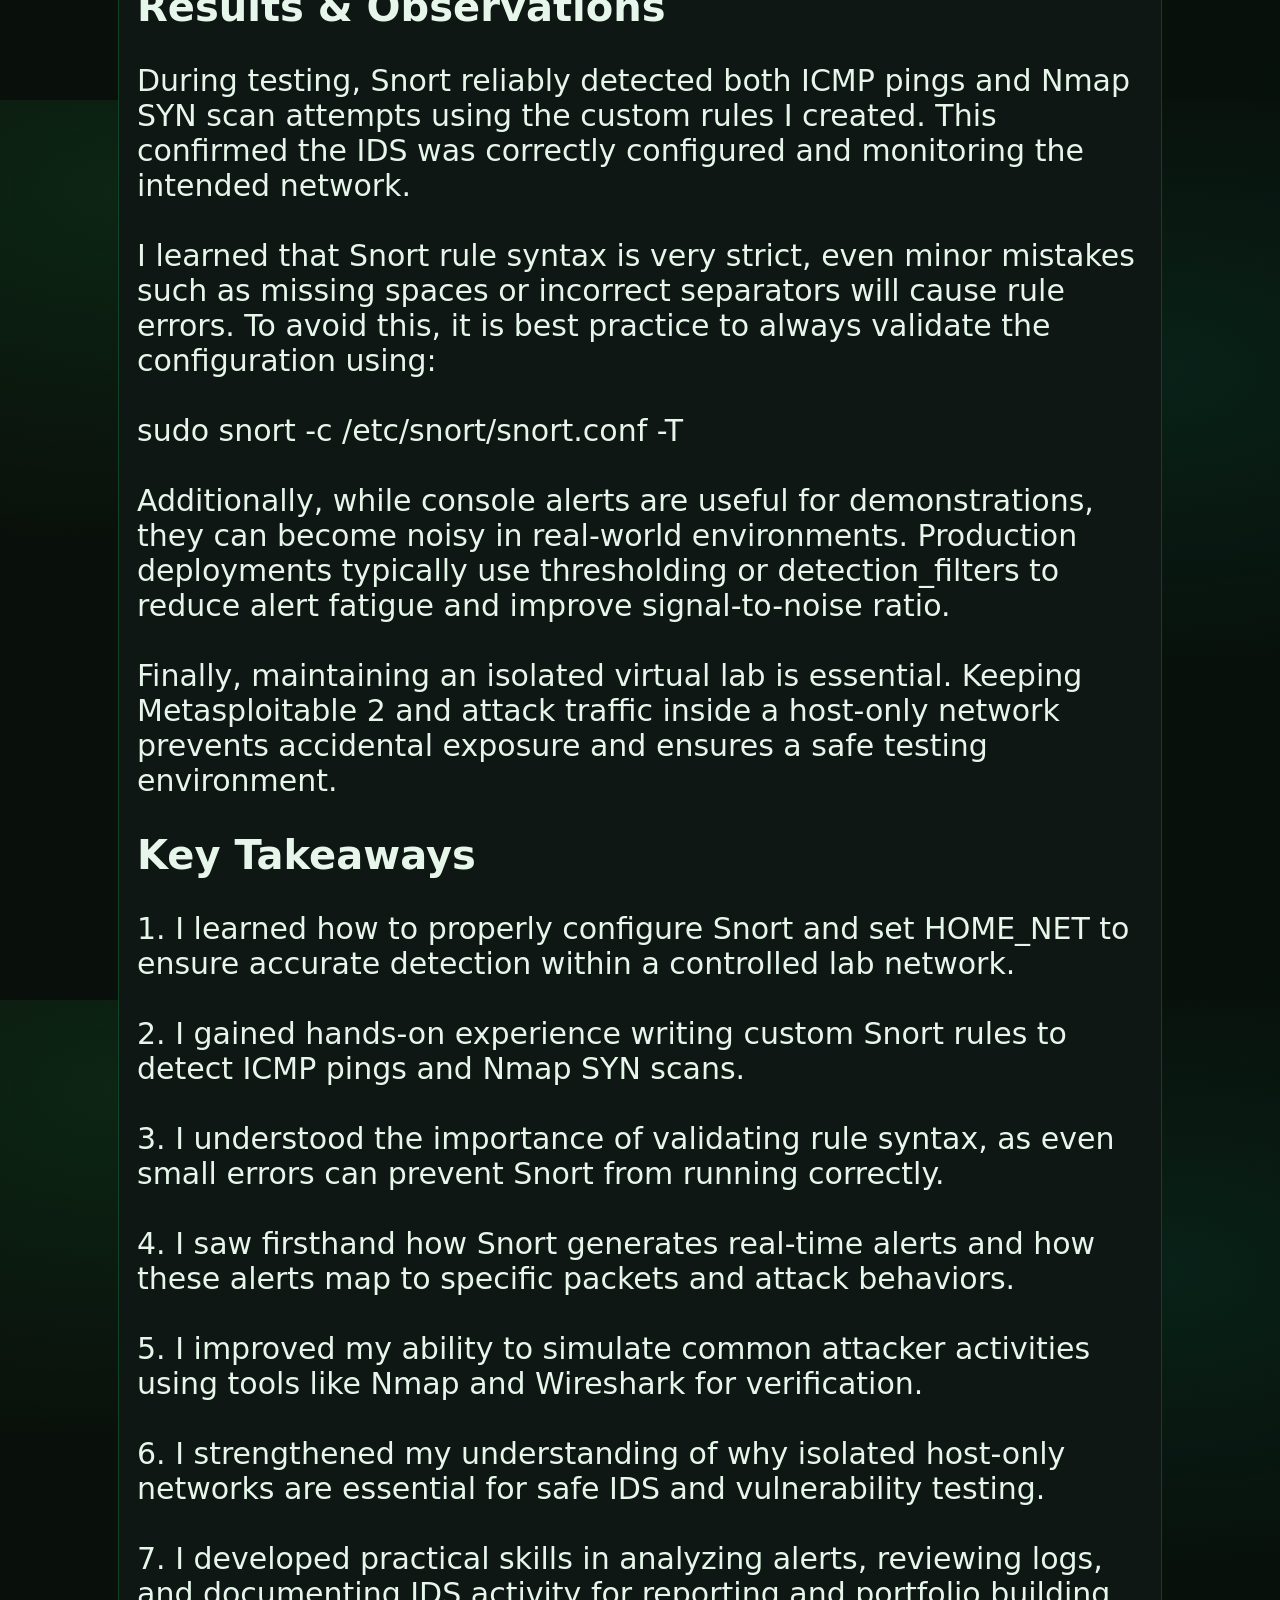
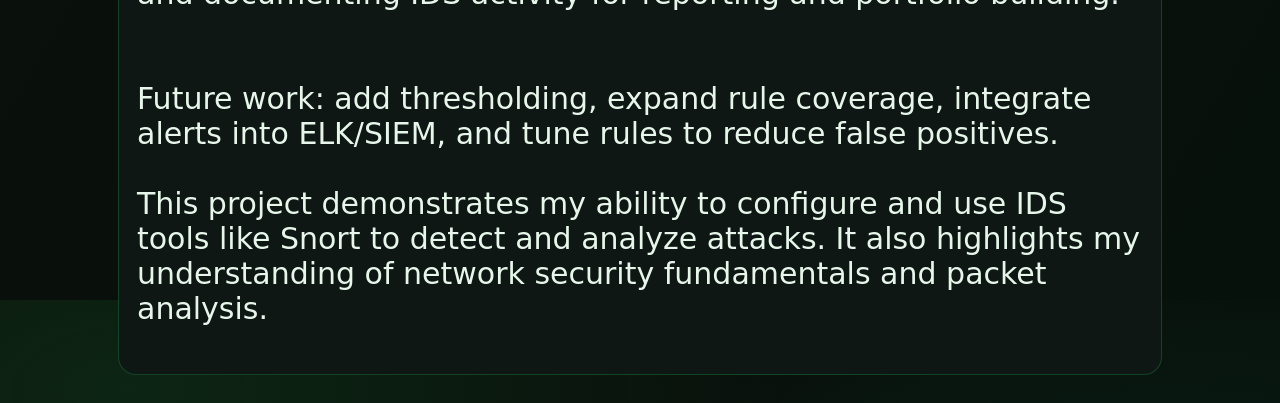
<file: secbyarafai-main/blog/post2.html>
<!doctype html>
<html lang="en">
  <head>
    <meta charset="utf-8" />
    <meta name="viewport" content="width=device-width, initial-scale=1" />
    <title>Home Lab — SecByArafai</title>
    <link rel="stylesheet" href="../style.css" />
  </head>

  <body>
    <div class="wrap">
      <header>
        <a href="../blog.html" class="btn">← Back to Blog</a>
      </header>

      <section>
        <div class="sec-title">
          <h1 style="font-size: 40px">
            Detecting Network Intrusions with Snort in My Home Lab
          </h1>
        </div>
        <div class="panel">
          <img
            src="../img/A_cybersecurity_intrusion_202603242140.png"
            class="me"
          />
          <h2 style="font-weight: bold; font-size: 40px">Introduction</h2>
          <p style="font-size: 30px">
            In this project, I built a practical Intrusion Detection System
            (IDS) lab using Snort, an open-source Network Intrusion Detection
            System widely used by security analysts. The lab environment
            included an Ubuntu VM running Snort, a Kali Linux VM acting as the
            attacker machine, and a Metasploitable 2 VM as the intentionally
            vulnerable target. The goal of this project was to simulate basic
            attacks such as ICMP pings and Nmap SYN scans, detect them using
            custom Snort rules, and document the alerts for portfolio
            demonstration.
          </p>
          <h2 style="font-weight: bold; font-size: 40px">
            Lab Topology & Overview
          </h2>
          <p style="font-size: 30px">
            The virtual lab was set up on an isolated internal/host-only network
            to ensure all testing remained safely contained. The environment
            consisted of: <br /><br />
            • Ubuntu (Snort IDS) — Used to install and run Snort, monitor
            traffic, and store alert logs. <br />
            • Kali Linux — Used as the attacker machine to generate pings, port
            scans, and reconnaissance traffic. <br />• Metasploitable 2 — Served
            as the vulnerable target for testing detection capabilities.
            <br /><br />All systems communicated over the same internal subnet
            (e.g., 192.168.112.0/24), ensuring a safe and controlled testing
            environment with no external exposure.
          </p>
          <h2 style="font-weight: bold; font-size: 40px">Tools Used</h2>
          <p style="font-size: 30px">
            - Ubuntu (Snort) <br /><br />- Kali Linux <br /><br />-
            Metasploitable 2 <br /><br />- Wireshark <br /><br />- Nmap
          </p>
          <h2 style="font-weight: bold; font-size: 40px">
            Setup & Key Configuration
          </h2>
          <p style="font-size: 30px">
            I began by verifying network connectivity between all VMs using
            simple ICMP pings. This ensured each system could communicate with
            the others over the isolated network segment. <br /><br />
            Next, I installed Snort on the Ubuntu machine. During configuration,
            I set HOME_NET to match my internal lab subnet, allowing Snort to
            correctly classify traffic originating from within the environment.
            <br /><br />
            I then created custom detection rules inside: <br /><br />
            - Custom rules saved to /etc/snort/rules/local.rules <br /><br />-
            Example rules used in this lab are included below. These rules
            defined the specific network activity I wanted Snort to alert on.
          </p>
          <h2 style="font-weight: bold; font-size: 40px">Snort Rules Used</h2>
          <p style="font-size: 30px">
            ICMP Ping detection: <br />
            alert icmp any any -> $HOME_NET any (msg:"ICMP Ping Detected";
            sid:100001; rev:1;) <br /><br />
            This rule triggers when any external system sends an ICMP echo
            request into the internal network. <br /><br /><br />Nmap SYN scan
            detection: <br />
            alert tcp any any -> $HOME_NET any (msg:"NMAP SYN scan detected";
            flags:S; sid:1000001; rev:1;) This rule triggers when a TCP packet
            with the SYN flag set is sent
            <img src="../img/Screenshot 2025-10-04 155225.png" class="me" />
            This rule identifies half-open SYN scans, a common reconnaissance
            technique used by Nmap.
          </p>

          <h2 style="font-weight: bold; font-size: 40px">
            Running Snort and Testing
          </h2>
          <p style="font-size: 30px">
            To begin monitoring, I launched Snort in console alert mode on the
            correct network interface: <br />
            sudo snort -A console -q -c /etc/snort/snort.conf -i ens33
            <br /><br />

            From Kali, test detection: <br />

            • ICMP ping: <br />
            ping -c 3 < target-ip > <br /><br />

            • Nmap SYN scan: <br />
            sudo nmap -sS -sV -A < target-ip >
            <img src="../img/Screenshot 2025-10-03 212503.png" class="me" />
            As the attacks ran, Snort immediately displayed alerts in real time
            on the Ubuntu console. These same alerts also appeared inside the
            /var/log/snort/alert file for further analysis.
            <img src="../img/Screenshot 2025-10-04 1723251.png" class="me" />
            <img src="../img/Screenshot 2025-10-04 172102.png" class="me" />
            To view the raw packets, I captured the traffic using Wireshark,
            which allowed me to visually confirm the ICMP and SYN packets
            generated during the test scenarios.
            <img src="../img/Screenshot 2025-10-04 180011.png" class="me" />
            <img src="../img/Screenshot 2025-10-04 175947.png" class="me " /> 
          </p>
          <!-- Add this to the me calss of all images to create a preview of the images. clickable-img -->
          <h2 style="font-weight: bold; font-size: 40px">
            Results & Observations
          </h2>
          <p style="font-size: 30px">
            During testing, Snort reliably detected both ICMP pings and Nmap SYN
            scan attempts using the custom rules I created. This confirmed the
            IDS was correctly configured and monitoring the intended network.
            <br /><br />
            I learned that Snort rule syntax is very strict, even minor mistakes
            such as missing spaces or incorrect separators will cause rule
            errors. To avoid this, it is best practice to always validate the
            configuration using: <br /><br />sudo snort -c /etc/snort/snort.conf
            -T <br /><br />
            Additionally, while console alerts are useful for demonstrations,
            they can become noisy in real-world environments. Production
            deployments typically use thresholding or detection_filters to
            reduce alert fatigue and improve signal-to-noise ratio. <br /><br />
            Finally, maintaining an isolated virtual lab is essential. Keeping
            Metasploitable 2 and attack traffic inside a host-only network
            prevents accidental exposure and ensures a safe testing environment.
          </p>
          <h2 style="font-weight: bold; font-size: 40px">Key Takeaways</h2>
          <p style="font-size: 30px">
            1. I learned how to properly configure Snort and set HOME_NET to
            ensure accurate detection within a controlled lab network.
            <br /><br />
            2. I gained hands-on experience writing custom Snort rules to detect
            ICMP pings and Nmap SYN scans. <br /><br />
            3. I understood the importance of validating rule syntax, as even
            small errors can prevent Snort from running correctly. <br /><br />
            4. I saw firsthand how Snort generates real-time alerts and how
            these alerts map to specific packets and attack behaviors.
            <br /><br />
            5. I improved my ability to simulate common attacker activities
            using tools like Nmap and Wireshark for verification. <br /><br />
            6. I strengthened my understanding of why isolated host-only
            networks are essential for safe IDS and vulnerability testing.
            <br /><br />
            7. I developed practical skills in analyzing alerts, reviewing logs,
            and documenting IDS activity for reporting and portfolio building.
            <br /><br /><br />
            Future work: add thresholding, expand rule coverage, integrate
            alerts into ELK/SIEM, and tune rules to reduce false positives.
            <br /><br />
            This project demonstrates my ability to configure and use IDS tools
            like Snort to detect and analyze attacks. It also highlights my
            understanding of network security fundamentals and packet analysis.
          </p>
        </div>
      </section>
    </div>
  </body>
  <!-- <body>
    <div class="wrap">

    </div>


    <div id="lightbox">
      <span id="closeBtn">&times;</span>
      <img id="lightbox-img" />
    </div>


    <script>
      const images = document.querySelectorAll(".clickable-img");
      const lightbox = document.getElementById("lightbox");
      const lightboxImg = document.getElementById("lightbox-img");
      const closeBtn = document.getElementById("closeBtn");

      images.forEach((img) => {
        img.addEventListener("click", () => {
          lightbox.style.display = "block";
          lightboxImg.src = img.src;
        });
      });

      closeBtn.onclick = () => {
        lightbox.style.display = "none";
      };

      lightbox.onclick = (e) => {
        if (e.target !== lightboxImg) {
          lightbox.style.display = "none";
        }
      };
    </script>
  </body> -->
</html>
</file>
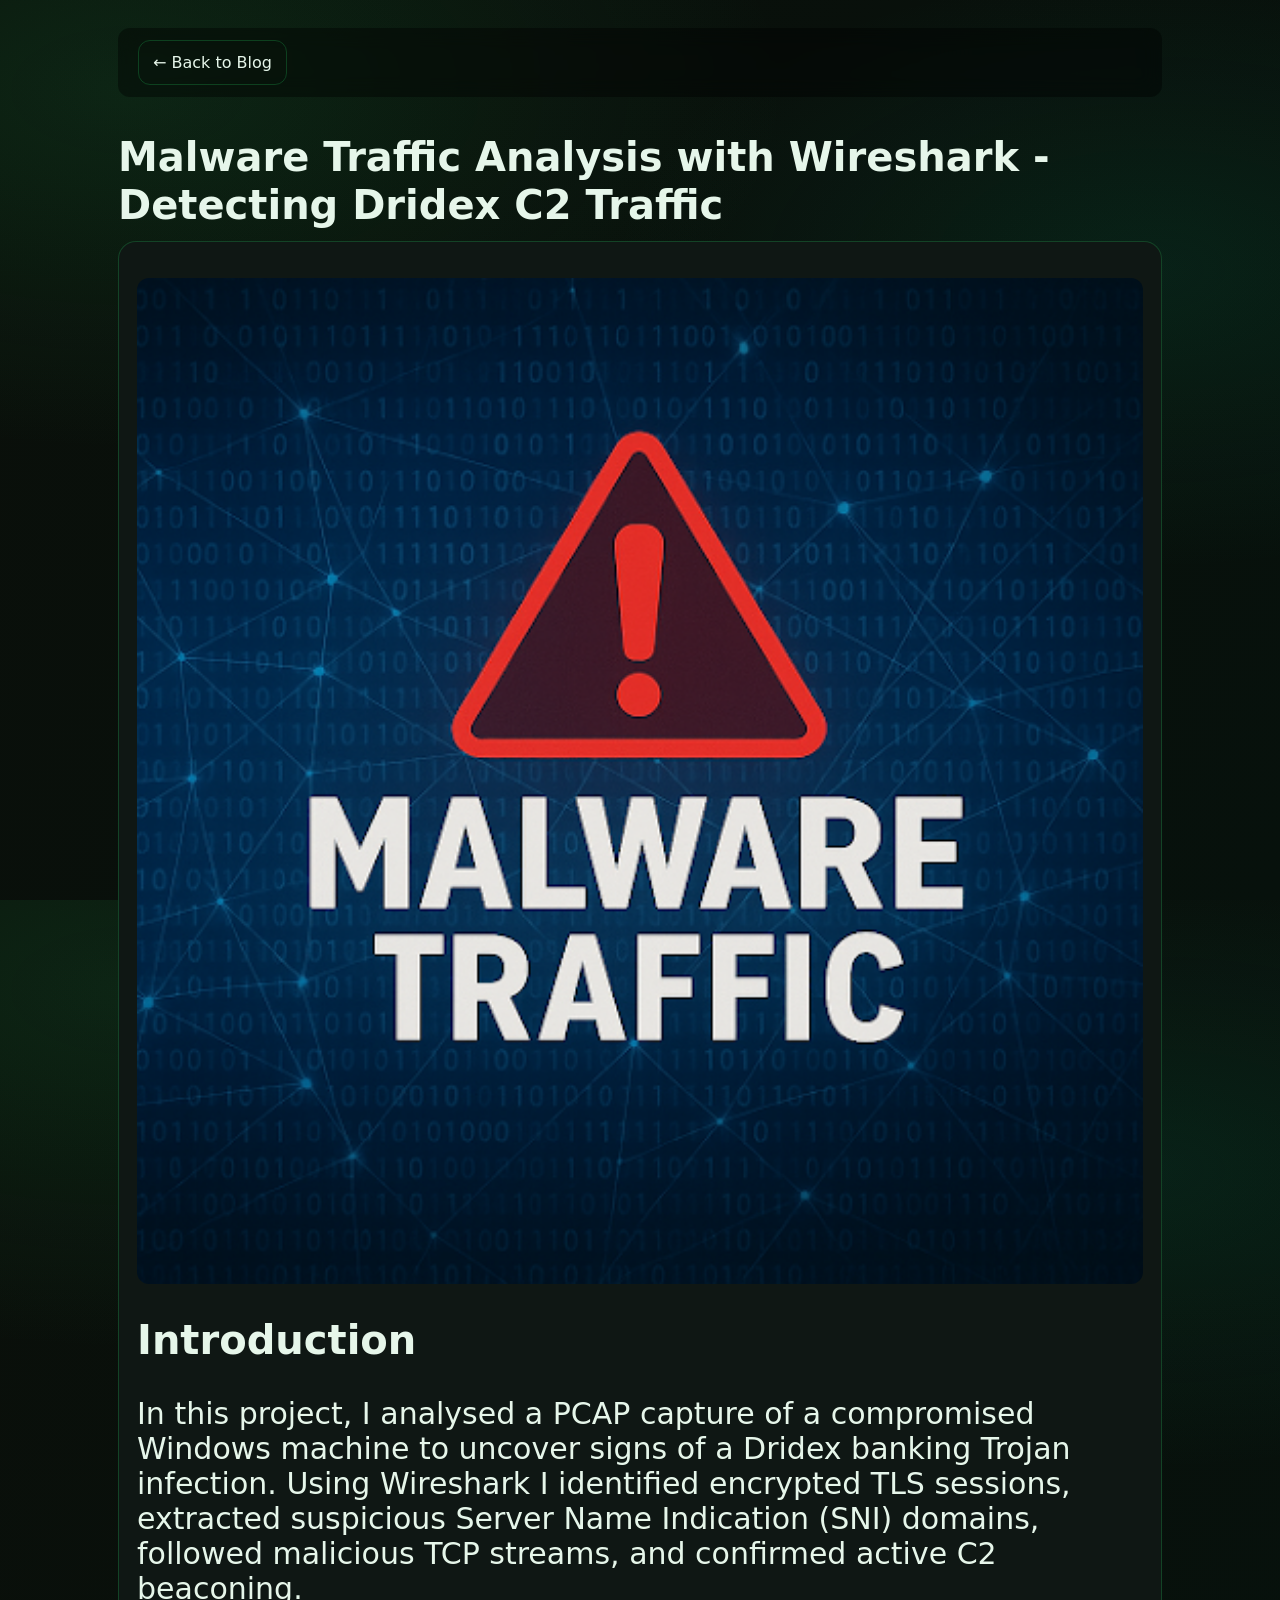
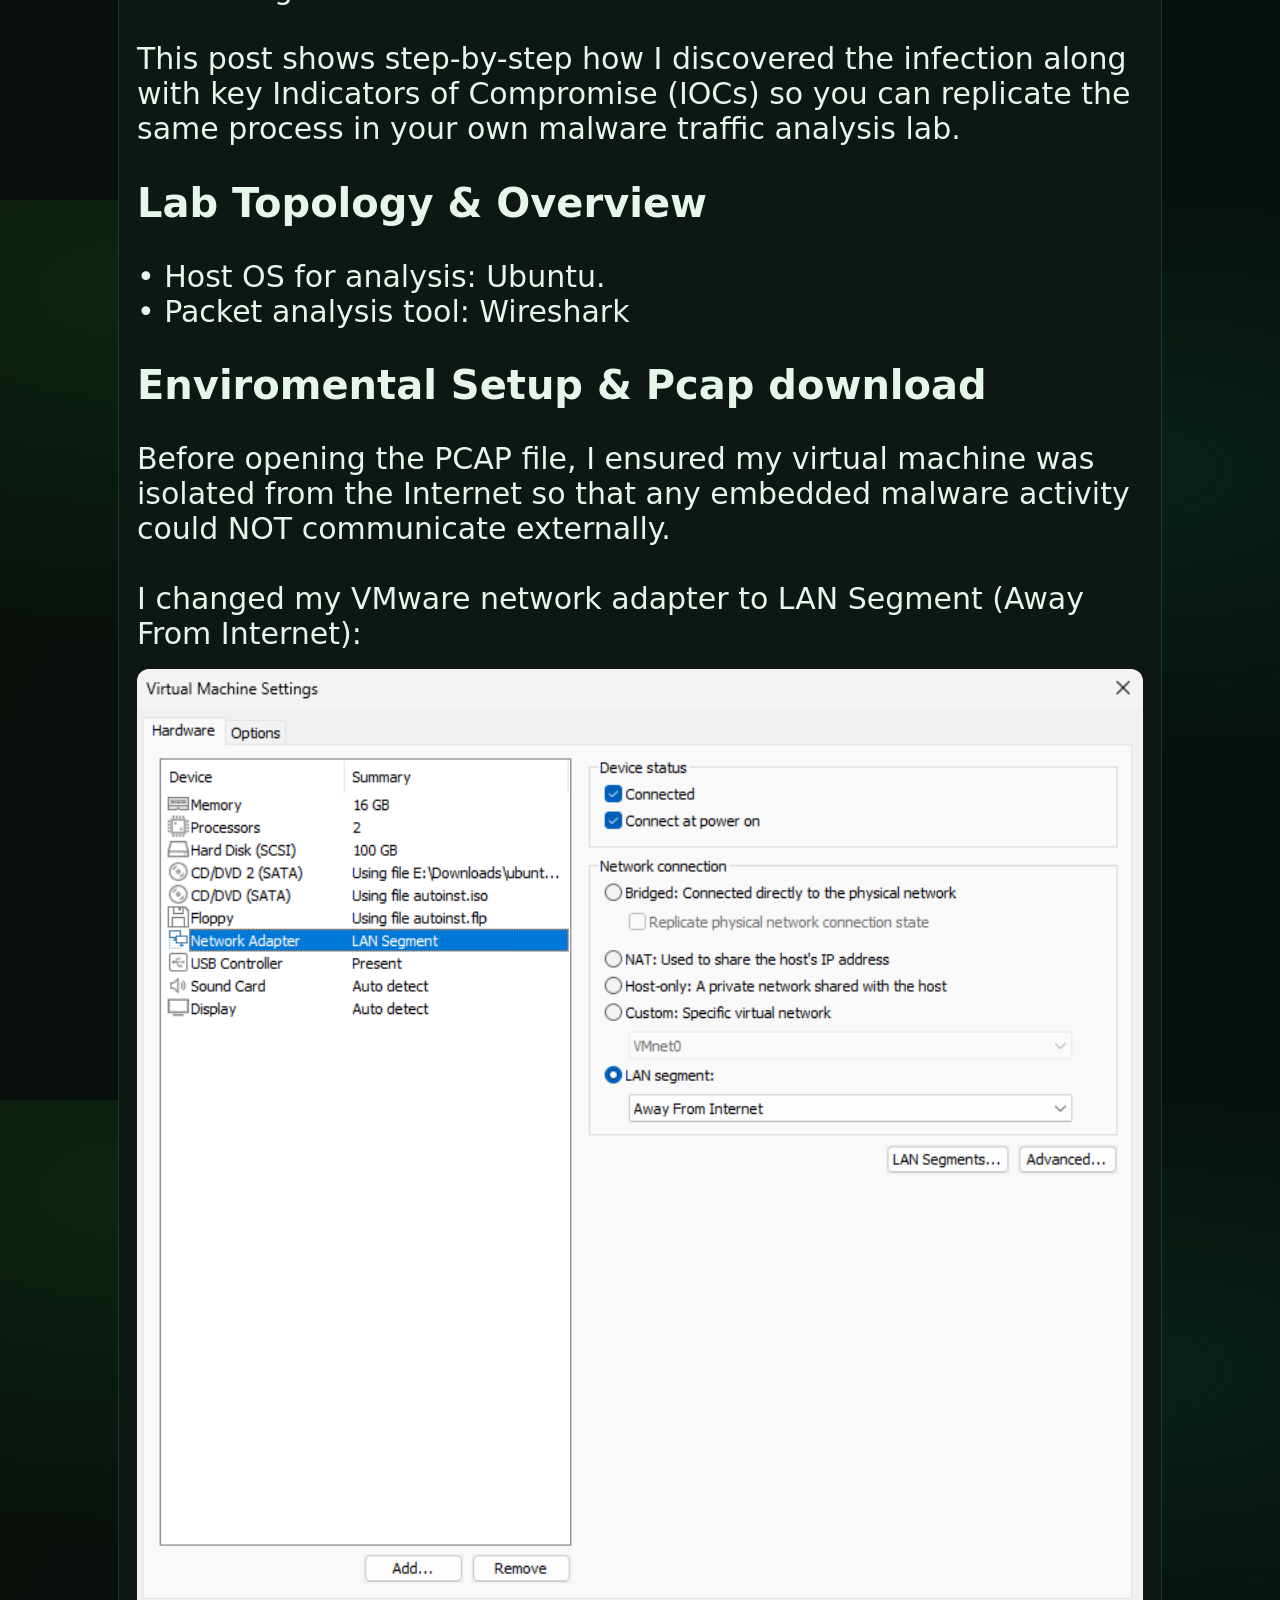
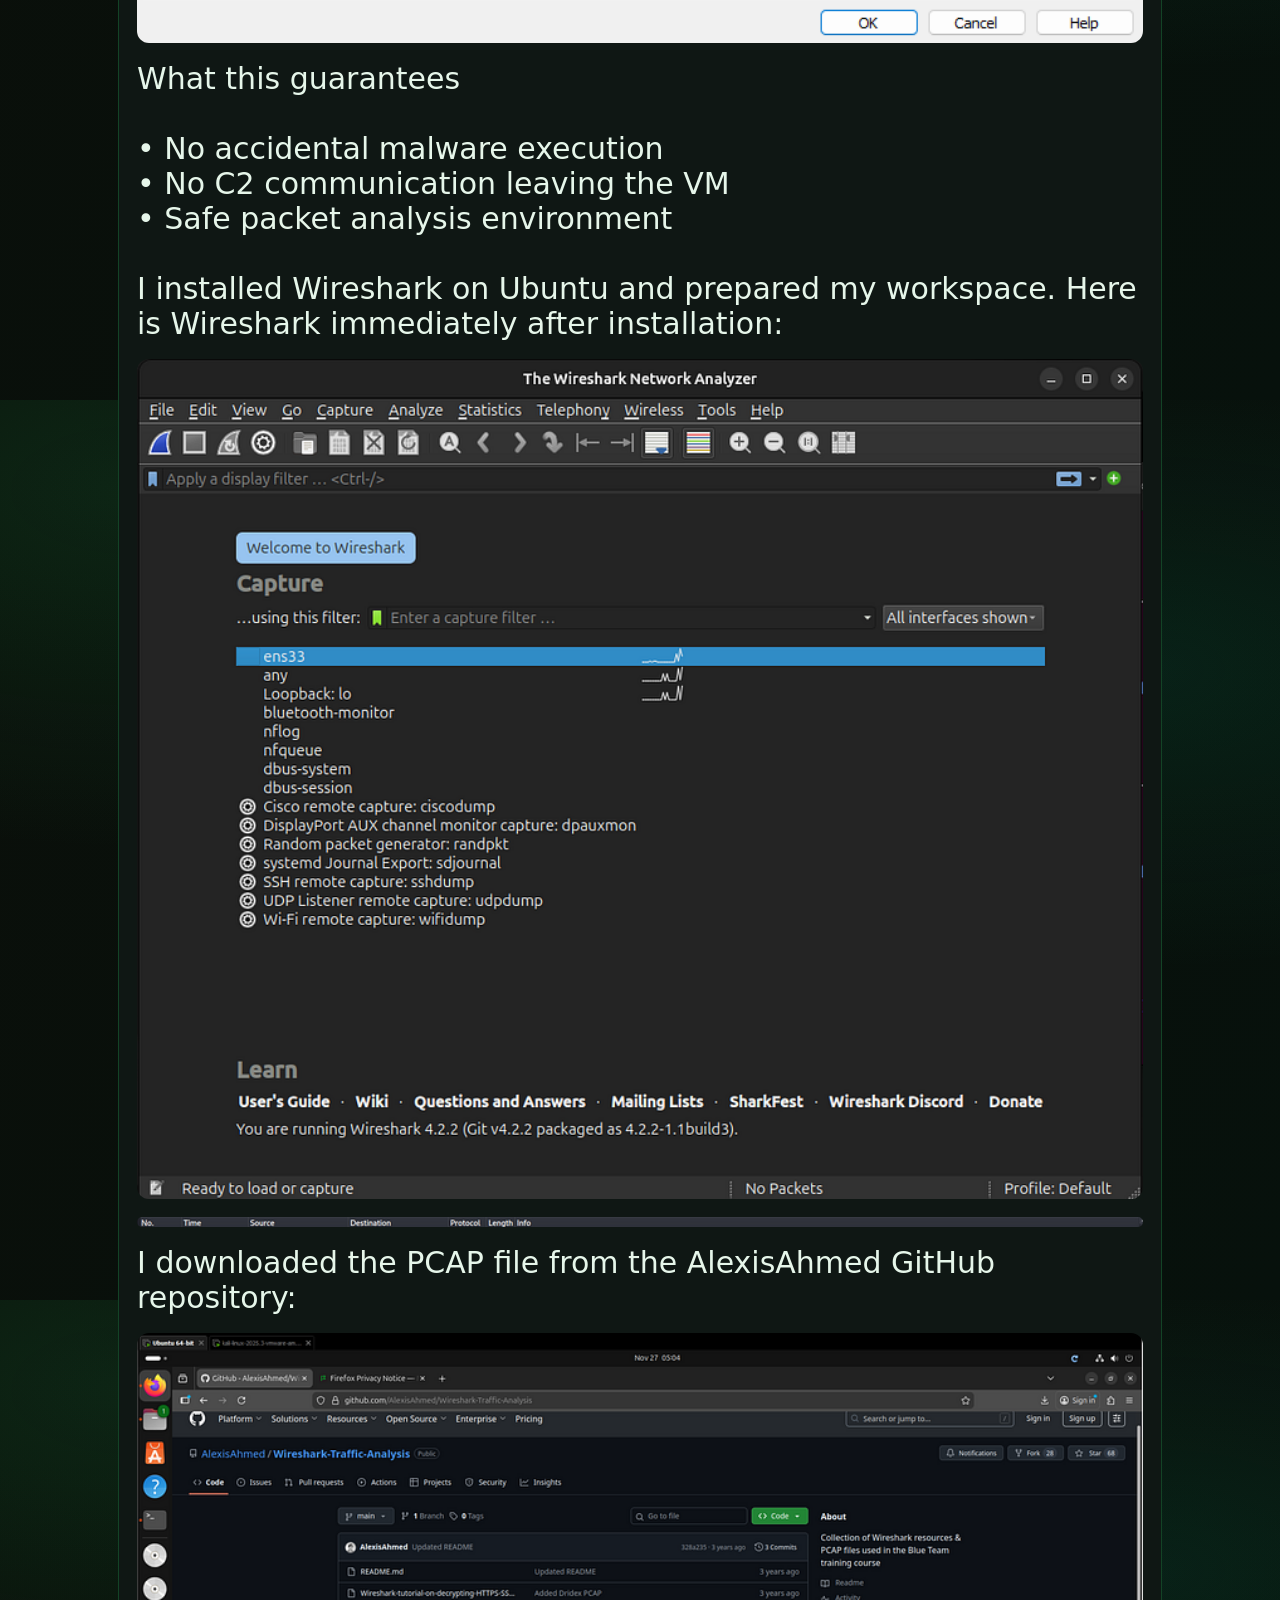
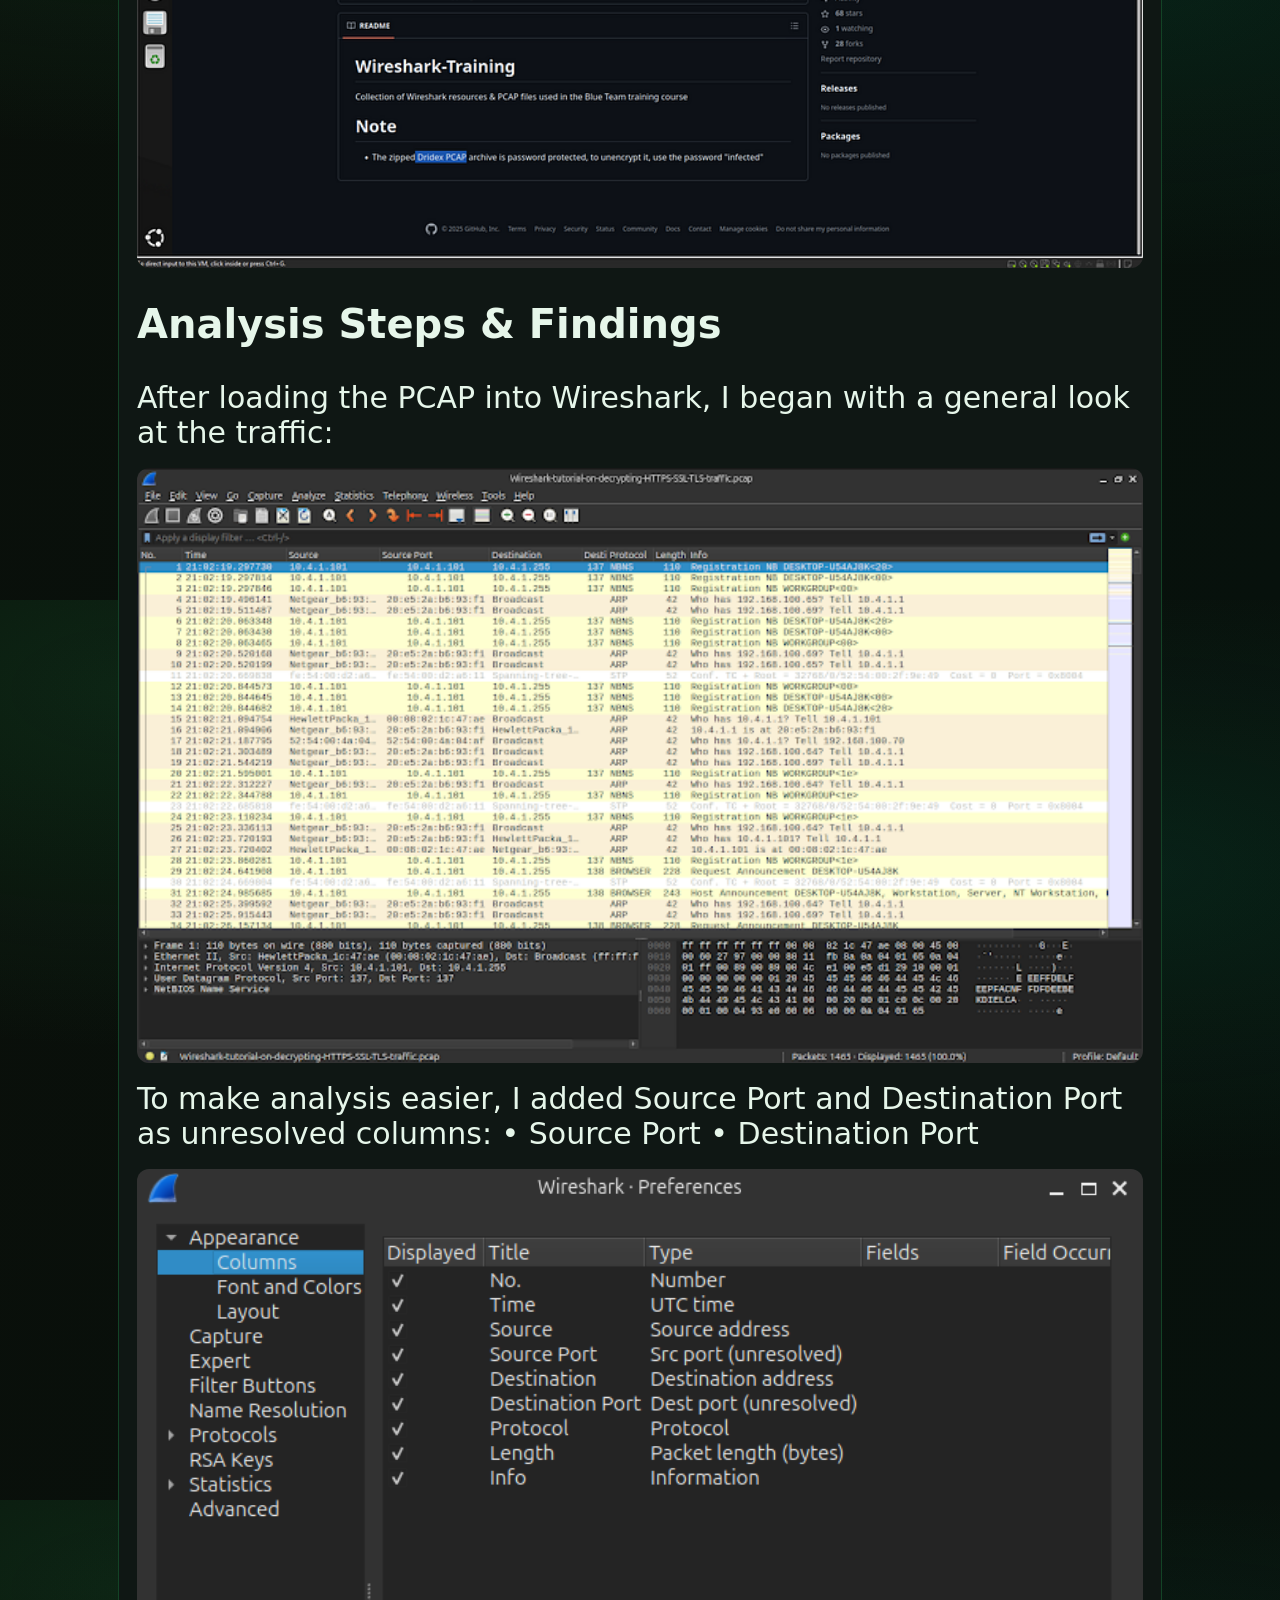
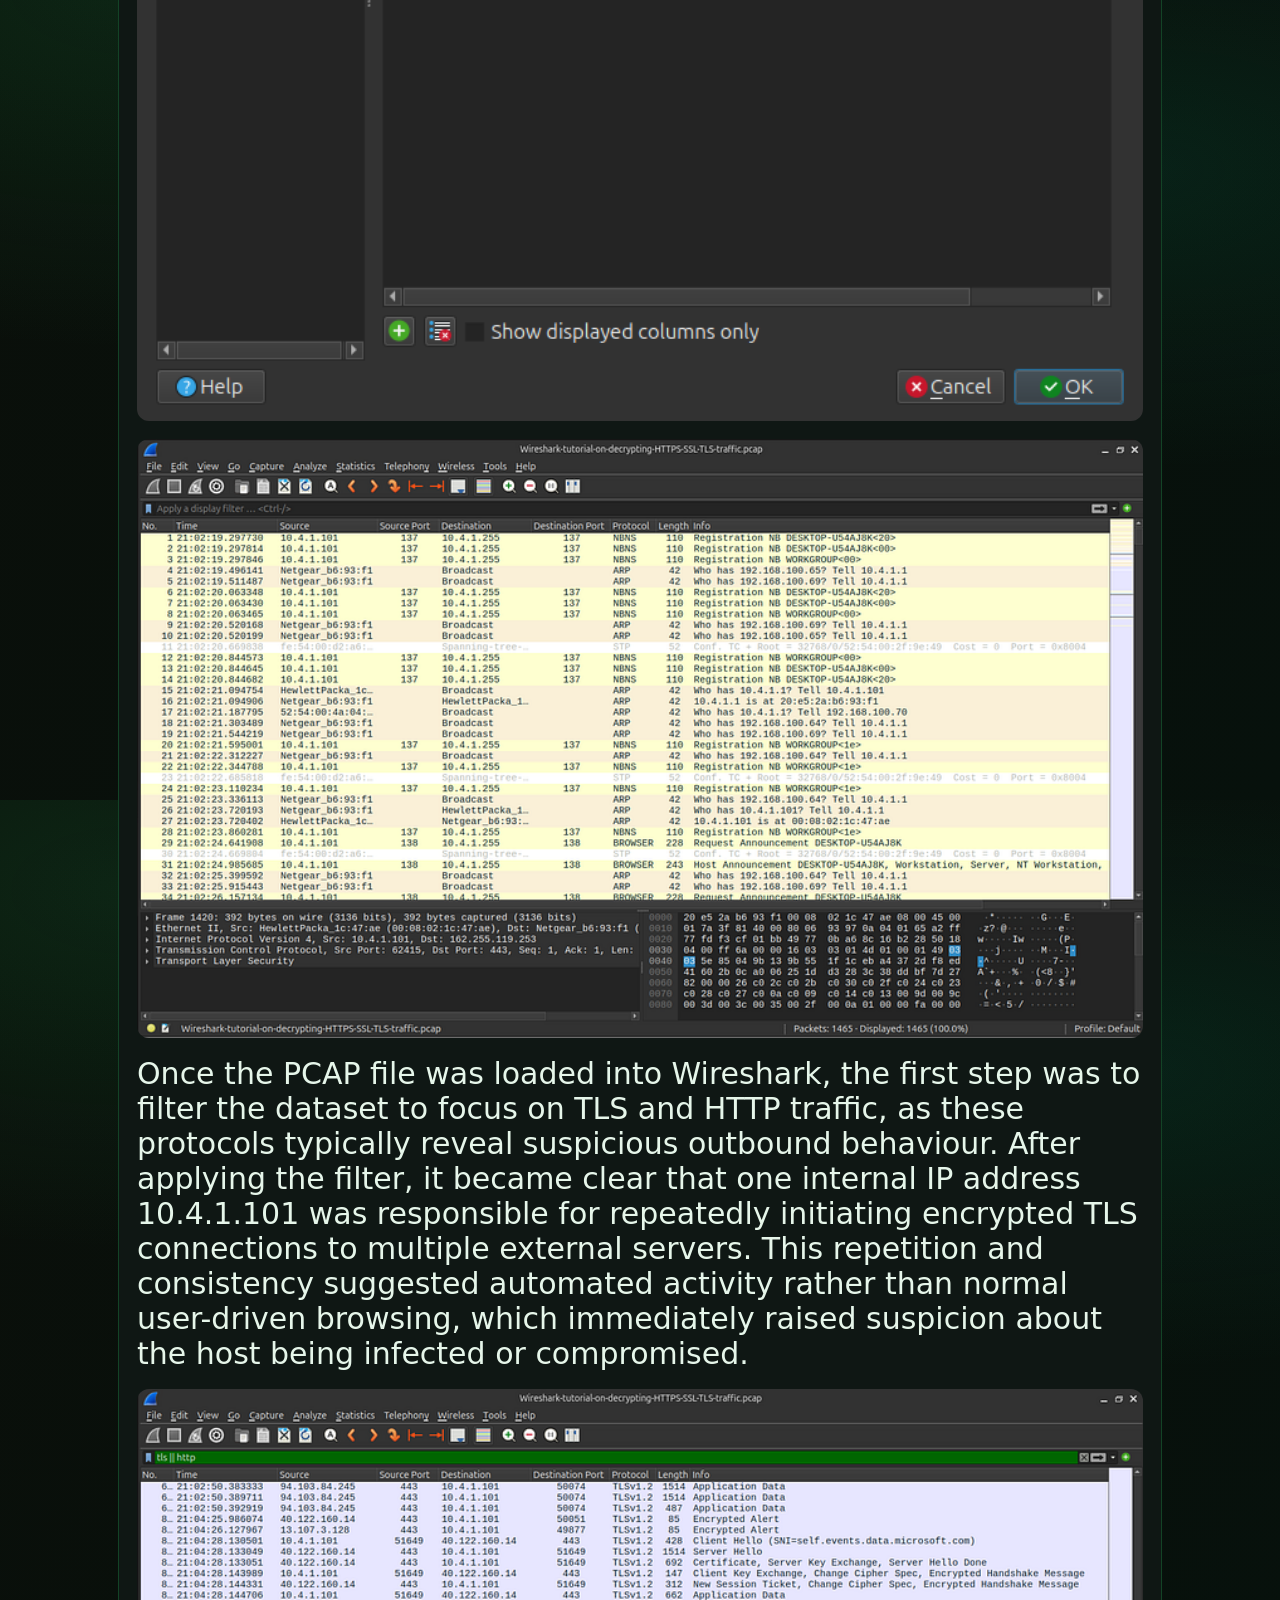
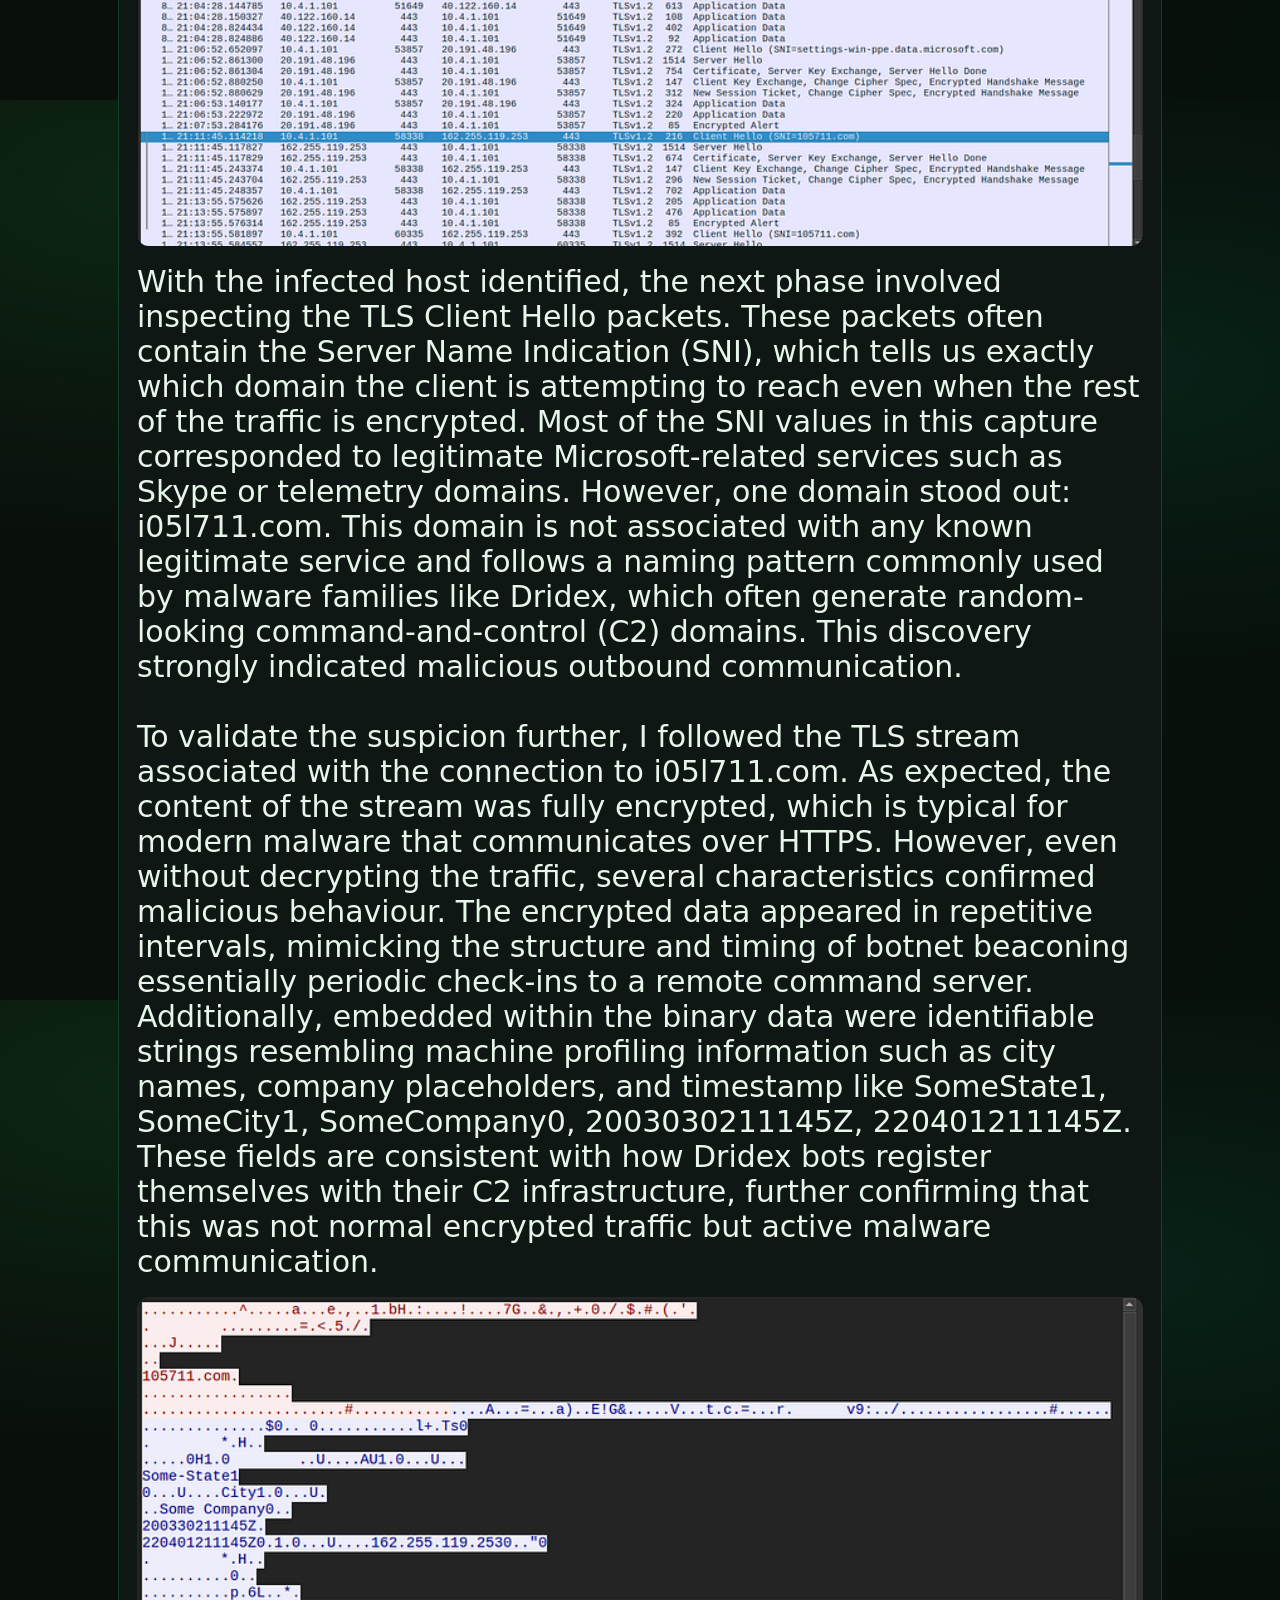
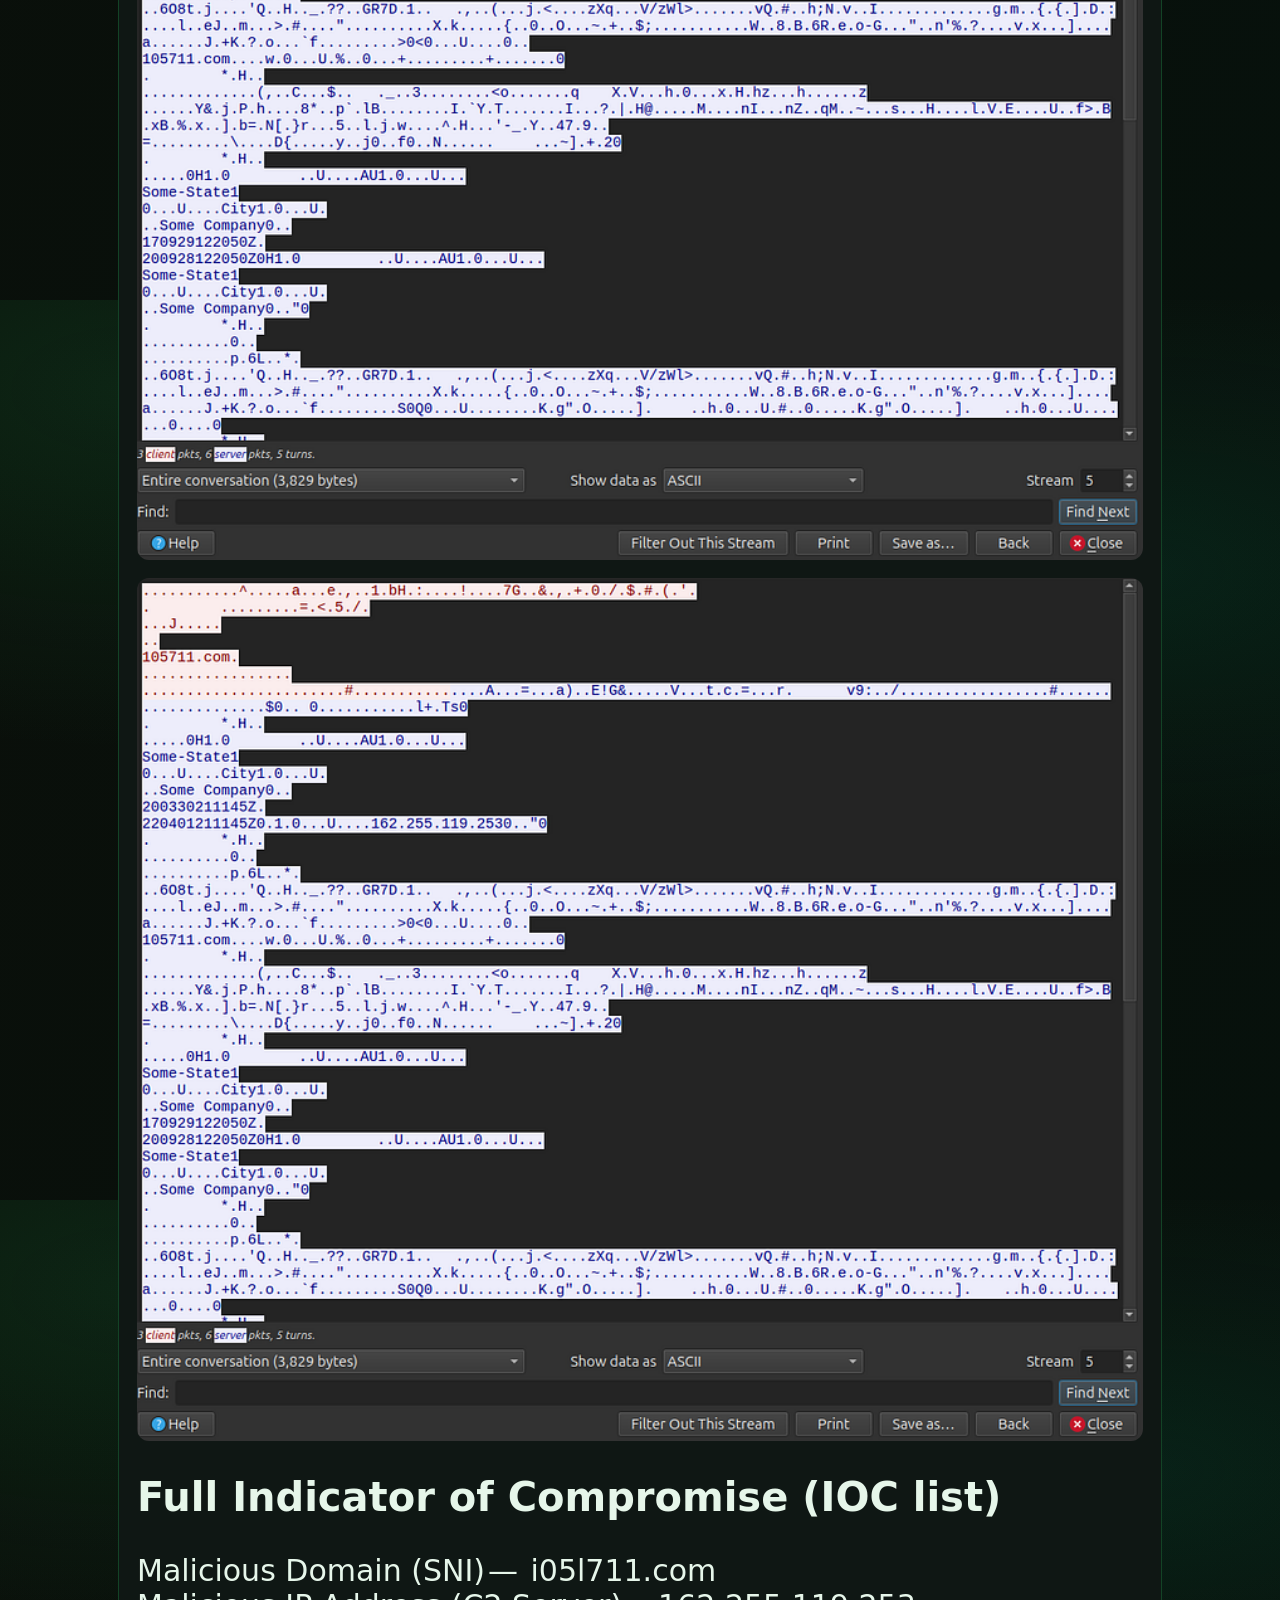
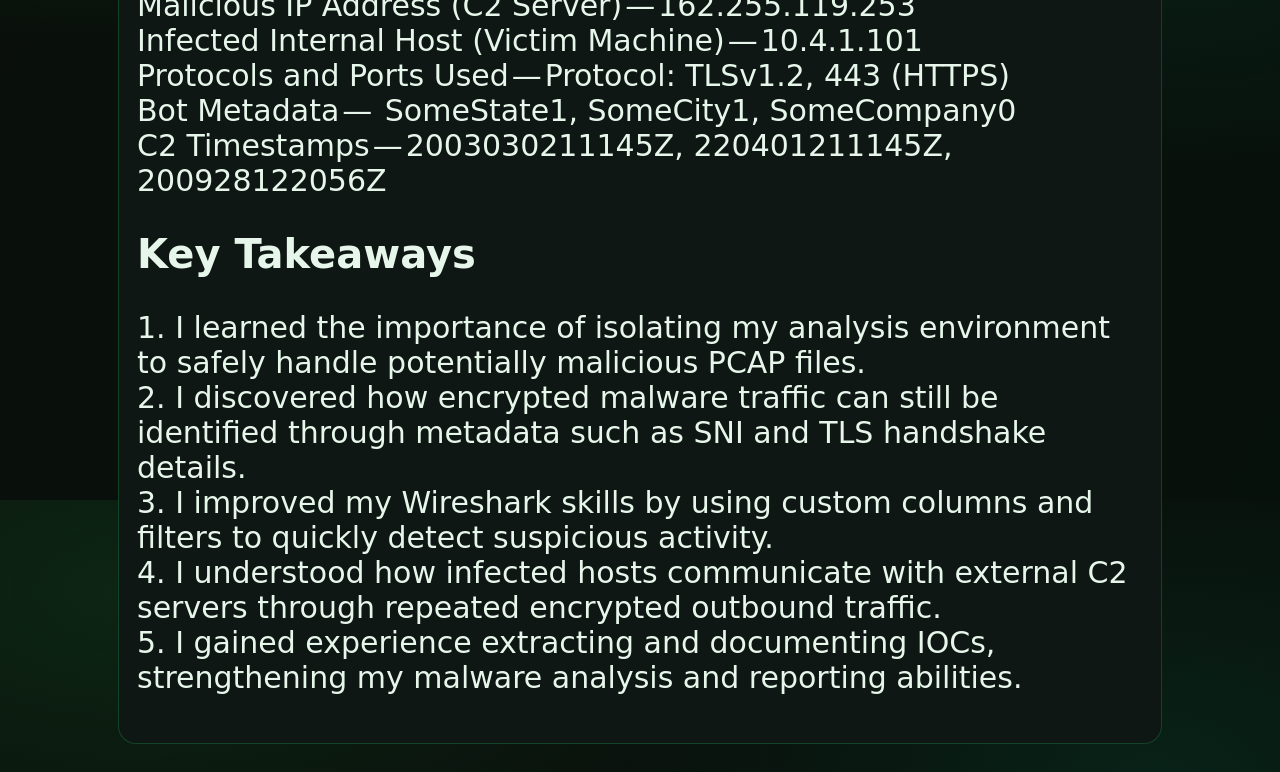
<file: secbyarafai-main/blog/post3.html>
<!doctype html>
<html lang="en">
  <head>
    <meta charset="utf-8" />
    <meta name="viewport" content="width=device-width, initial-scale=1" />
    <title>Home Lab — SecByArafai</title>
    <link rel="stylesheet" href="../style.css" />
  </head>

  <body>
    <div class="wrap">
      <header>
        <a href="../blog.html" class="btn">← Back to Blog</a>
      </header>

      <section>
        <div class="sec-title">
          <h1 style="font-size: 40px">
            Malware Traffic Analysis with Wireshark - Detecting Dridex C2
            Traffic
          </h1>
        </div>
        <div class="panel">
          <img
            src="../img/ChatGPT Image Nov 17, 2025, 01_46_49 AM (1).png"
            class="me"
          />
          <h2 style="font-weight: bold; font-size: 40px">Introduction</h2>
          <p style="font-size: 30px">
            In this project, I analysed a PCAP capture of a compromised Windows
            machine to uncover signs of a Dridex banking Trojan infection. Using
            Wireshark I identified encrypted TLS sessions, extracted suspicious
            Server Name Indication (SNI) domains, followed malicious TCP
            streams, and confirmed active C2 beaconing.
            <br /><br />
            This post shows step-by-step how I discovered the infection along
            with key Indicators of Compromise (IOCs) so you can replicate the
            same process in your own malware traffic analysis lab.
          </p>
          <h2 style="font-weight: bold; font-size: 40px">
            Lab Topology & Overview
          </h2>
          <p style="font-size: 30px">
            • Host OS for analysis: Ubuntu. <br />
            • Packet analysis tool: Wireshark
          </p>
          <h2 style="font-weight: bold; font-size: 40px">
            Enviromental Setup & Pcap download
          </h2>
          <p style="font-size: 30px">
            Before opening the PCAP file, I ensured my virtual machine was
            isolated from the Internet so that any embedded malware activity
            could NOT communicate externally. <br /><br />
            I changed my VMware network adapter to LAN Segment (Away From
            Internet):
            <img src="../img/1_b_AbVnvN8cZ6NyeAmCLw-A.png" class="me" alt="" />
            What this guarantees <br /><br />
            • No accidental malware execution <br />• No C2 communication
            leaving the VM <br />
            • Safe packet analysis environment <br /><br />I installed Wireshark
            on Ubuntu and prepared my workspace. Here is Wireshark immediately
            after installation:
            <img src="../img/1_QNcciHqy5M4jyqWqDRpluw.png" class="me" alt="" />
            <img src="../img/1_dbnjHwzBkKr4Az4oFZsaWQ.png" class="me" alt="" />
            I downloaded the PCAP file from the AlexisAhmed GitHub repository:
            <img src="../img/1_hvpv33I2mMpPWn0lsD2cNQ.png" class="me" alt="" />
          </p>
          <h2 style="font-weight: bold; font-size: 40px">
            Analysis Steps & Findings
          </h2>
          <p style="font-size: 30px">
            After loading the PCAP into Wireshark, I began with a general look
            at the traffic:
            <img src="../img/image4.png" class="me" alt="" />
            To make analysis easier, I added Source Port and Destination Port as
            unresolved columns: • Source Port • Destination Port
            <img src="../img/1_Tyv4PPufWQJttVG0621xfQ.png" class="me" alt="" />
            <img src="../img/1_OeltPYqK11DhFRPBSWmBHw.png" class="me" alt="" />
            Once the PCAP file was loaded into Wireshark, the first step was to
            filter the dataset to focus on TLS and HTTP traffic, as these
            protocols typically reveal suspicious outbound behaviour. After
            applying the filter, it became clear that one internal IP address
            10.4.1.101 was responsible for repeatedly initiating encrypted TLS
            connections to multiple external servers. This repetition and
            consistency suggested automated activity rather than normal
            user-driven browsing, which immediately raised suspicion about the
            host being infected or compromised.
            <img src="../img/1_6t8tS3tfaVq1ANmBbbCjBQ.png" class="me" alt="" />
            With the infected host identified, the next phase involved
            inspecting the TLS Client Hello packets. These packets often contain
            the Server Name Indication (SNI), which tells us exactly which
            domain the client is attempting to reach even when the rest of the
            traffic is encrypted. Most of the SNI values in this capture
            corresponded to legitimate Microsoft-related services such as Skype
            or telemetry domains. However, one domain stood out: i05l711.com.
            This domain is not associated with any known legitimate service and
            follows a naming pattern commonly used by malware families like
            Dridex, which often generate random-looking command-and-control (C2)
            domains. This discovery strongly indicated malicious outbound
            communication. <br /><br />To validate the suspicion further, I
            followed the TLS stream associated with the connection to
            i05l711.com. As expected, the content of the stream was fully
            encrypted, which is typical for modern malware that communicates
            over HTTPS. However, even without decrypting the traffic, several
            characteristics confirmed malicious behaviour. The encrypted data
            appeared in repetitive intervals, mimicking the structure and timing
            of botnet beaconing essentially periodic check-ins to a remote
            command server. Additionally, embedded within the binary data were
            identifiable strings resembling machine profiling information such
            as city names, company placeholders, and timestamp like SomeState1,
            SomeCity1, SomeCompany0, 2003030211145Z, 220401211145Z. These fields
            are consistent with how Dridex bots register themselves with their
            C2 infrastructure, further confirming that this was not normal
            encrypted traffic but active malware communication.
            <img src="../img/1_9yR-QI1uLNb5pFa8UoqkhQ.png" class="me" alt="" />
            <img src="../img/1_9yR-QI1uLNb5pFa8UoqkhQ.png" class="me" alt="" />
          </p>

          <h2 style="font-weight: bold; font-size: 40px">
            Full Indicator of Compromise (IOC list)
          </h2>
          <p style="font-size: 30px">
            Malicious Domain (SNI) —  i05l711.com <br />Malicious IP Address (C2
            Server) — 162.255.119.253 <br />Infected Internal Host (Victim
            Machine) — 10.4.1.101 <br />Protocols and Ports Used — Protocol:
            TLSv1.2, 443 (HTTPS) <br />Bot Metadata —  SomeState1, SomeCity1,
            SomeCompany0 <br />C2 Timestamps — 2003030211145Z, 220401211145Z,
            200928122056Z
          </p>
          <h2 style="font-weight: bold; font-size: 40px">Key Takeaways</h2>
          <p style="font-size: 30px">
            1. I learned the importance of isolating my analysis environment to
            safely handle potentially malicious PCAP files. <br /> 2. I discovered how
            encrypted malware traffic can still be identified through metadata
            such as SNI and TLS handshake details. <br /> 3. I improved my Wireshark
            skills by using custom columns and filters to quickly detect
            suspicious activity. <br />4. I understood how infected hosts communicate
            with external C2 servers through repeated encrypted outbound
            traffic. <br />5. I gained experience extracting and documenting IOCs,
            strengthening my malware analysis and reporting abilities.
          </p>
        </div>
      </section>
    </div>
  </body>
  <!-- <body>
    <div class="wrap">

    </div>


    <div id="lightbox">
      <span id="closeBtn">&times;</span>
      <img id="lightbox-img" />
    </div>


    <script>
      const images = document.querySelectorAll(".clickable-img");
      const lightbox = document.getElementById("lightbox");
      const lightboxImg = document.getElementById("lightbox-img");
      const closeBtn = document.getElementById("closeBtn");

      images.forEach((img) => {
        img.addEventListener("click", () => {
          lightbox.style.display = "block";
          lightboxImg.src = img.src;
        });
      });

      closeBtn.onclick = () => {
        lightbox.style.display = "none";
      };

      lightbox.onclick = (e) => {
        if (e.target !== lightboxImg) {
          lightbox.style.display = "none";
        }
      };
    </script>
  </body> -->
</html>
</file>
<file: secbyarafai-main/style.css>
:root {
        --bg: #0a0f0a;
        --panel: #0f1714;
        --panel2: #0b1411;
        --text: #e6f6ea;
        --muted: #9fb3a6;
        --green: #16a34a;
        --green-2: #22c55e;
        --outline: rgba(34, 197, 94, 0.25);
        --card: #0b1411;
        --card-border: rgba(34, 197, 94, 0.15);
      }
      * {
        box-sizing: border-box;
      }
      html,
      body {
        height: 100%;
      }
      body {
        margin: 0;
        background: radial-gradient(
            1100px 600px at 10% 10%,
            rgba(34, 197, 94, 0.12),
            transparent 60%
          ),
          radial-gradient(
            900px 500px at 90% 30%,
            rgba(16, 185, 129, 0.1),
            transparent 60%
          ),
          linear-gradient(120deg, var(--bg), #07110c);
        color: var(--text);
        font-family: ui-sans-serif, system-ui, -apple-system, Segoe UI, Roboto,
          Helvetica, Arial;
      }
      a {
        color: var(--green-2);
      }
      .wrap {
        max-width: 1100px;
        margin-inline: auto;
        padding: 28px;
      }
header {
  position: sticky;
  top: 0;
  z-index: 1000;

  /* also needs relative so child nav with position:absolute anchors here */
  /* sticky+relative both work together */
  
  display: flex;
  align-items: center;
  justify-content: space-between;

  padding: 12px 20px;

  background: rgba(0, 0, 0, 0.4);
  backdrop-filter: blur(10px);
  border-radius: 12px;

  /* needed so absolute nav can escape header bounds */
  overflow: visible;
}
    
      .brand {
        display: flex;
        align-items: center;
        gap: 14px;
      }
      .brand img {
        width: 56px;
        height: 56px;
        object-fit: contain;
        filter: drop-shadow(0 10px 24px rgba(34, 197, 94, 0.35));
      }
      .brand h1 {
        margin: 0;
        font-size: 22px;
        letter-spacing: 0.6px;
      }
      .blog-img {
  width: 100%;
  height: 120px;   /* fixed height = clean layout */
  object-fit: cover;
  border-radius: 10px;
  margin: 10px 0;
}
.cert-img {
  width: 100%;
  height: 160px;
  object-fit: cover;
  border-radius: 12px;
  margin: 10px 0;
  cursor: pointer;
  transition: transform 0.2s ease;
}

.cert-img:hover {
  transform: scale(1.03);
}
      nav {
        display: flex;
        gap: 14px;
        flex-wrap: wrap;
        margin: 0 100px;
      }
      nav a {
        padding: 8px 12px;
        border: 1px solid var(--outline);
        border-radius: 10px;
        text-decoration: none;
        color: var(--text);
      }
      nav a:hover {
        background: rgba(34, 197, 94, 0.08);
      }

      .hero {
        margin-top: 18px;
        border: 1px solid var(--outline);
        background: linear-gradient(
          180deg,
          rgba(2, 6, 8, 0.75),
          rgba(2, 6, 8, 0.45)
        );
        padding: 28px;
        border-radius: 22px;
        display: grid;
        grid-template-columns: 1.1fr 0.9fr;
        gap: 22px;
      }
      .hero h2 {
        margin: 4px 0 10px;
        font-size: clamp(24px, 3.2vw, 36px);
      }
      .hero p {
        margin: 0;
        color: var(--muted);
      }
      .badges {
        margin-top: 14px;
        display: flex;
        gap: 10px;
        flex-wrap: wrap;
      }
      .badge {
        border: 1px solid var(--outline);
        background: rgba(34, 197, 94, 0.08);
        padding: 8px 12px;
        border-radius: 999px;
        font-size: 12px;
        color: #bbf7d0;
      }
      .cta {
        display: flex;
        gap: 12px;
        flex-wrap: wrap;
        margin-top: 16px;
      }
      .btn {
        display: inline-flex;
        align-items: center;
        gap: 10px;
        padding: 12px 14px;
        border-radius: 12px;
        border: 1px solid var(--outline);
        color: var(--text);
        text-decoration: none;
      }
      .btn.primary {
        background: linear-gradient(135deg, var(--green), var(--green-2));
        color: #02150a;
        border-color: transparent;
        font-weight: 700;
      }

      section {
        margin-top: 36px;
      }
      .sec-title {
        display: flex;
        align-items: center;
        justify-content: space-between;
        margin: 0 0 12px;
      }
      .sec-title h3 {
        margin: 0;
        font-size: 18px;
        letter-spacing: 0.6px;
        color: #d1fae5;
      }
      .panel {
        border: 1px solid var(--outline);
        background: var(--panel);
        border-radius: 18px;
        padding: 18px;
      }
      .me{
        width: 100%;
        height: auto;
        border-radius: 12px;
        margin: 18px 0;
        display: block;
      }
      .grid {
        display: grid;
        grid-template-columns: repeat(3, minmax(0, 1fr));
        gap: 16px;
      }
      .card {
        border: 1px solid var(--card-border);
        border-radius: 16px;
        background: var(--card);
        padding: 16px;
        display: flex;
        flex-direction: column;
        gap: 12px;
      }
      .card h4 {
        margin: 0;
        font-size: 16px;
      }
      .tags {
        display: flex;
        gap: 8px;
        flex-wrap: wrap;
      }
      .tag {
        font-size: 12px;
        color: #bbf7d0;
        background: rgba(34, 197, 94, 0.1);
        padding: 6px 10px;
        border: 1px solid var(--outline);
        border-radius: 999px;
      }
      .card .meta {
        color: var(--muted);
        font-size: 13px;
      }
      .actions {
        display: flex;
        gap: 10px;
        flex-wrap: wrap;
      }
      .small {
        font-size: 12px;
        color: var(--muted);
      }

      .list {
        display: grid;
        grid-template-columns: repeat(2, minmax(0, 1fr));
        gap: 16px;
      }
      .list .item {
        border: 1px solid var(--outline);
        border-radius: 14px;
        padding: 14px;
        background: var(--panel2);
      }
      .list .item h4 {
        margin: 0 0 4px;
      }

      footer {
        margin: 38px 0 12px;
        color: var(--muted);
        display: flex;
        justify-content: space-between;
        flex-wrap: wrap;
        gap: 12px;
      }
      .mono {
        font-family: ui-monospace, SFMono-Regular, Menlo, Monaco, Consolas,
          "Liberation Mono", "Courier New", monospace;
      }

      @media (max-width: 980px) {
        .grid {
          grid-template-columns: repeat(2, minmax(0, 1fr));
        }
        .hero {
          grid-template-columns: 1fr;
        }
      }
      @media (max-width: 620px) {
        .grid {
          grid-template-columns: 1fr;
        }
        .list {
          grid-template-columns: 1fr;
        }
        .brand h1 {
          display: none;
        }
      }

      /* Focus rings for a11y */
      a:focus-visible,
      button:focus-visible {
        outline: 2px solid var(--green-2);
        outline-offset: 2px;
        border-radius: 8px;
      }
      .btn:hover{
        background-color: #0f1714;
      }

    /* Burger icon */
.menu-toggle {
  display: none;
  font-size: 26px;
  cursor: pointer;
  /* margin-left: 10px; */
  margin-left: auto;
}

/* Mobile styles */
@media (max-width: 768px) {

  .menu-toggle {
    display: block;
    font-size: 26px;
    cursor: pointer;
    margin-left: auto;
  }

  nav {
    display: none;
    flex-direction: column;
    position: absolute;
    top: calc(100% + 8px); /* sit just below the header */
    right: 0;
    z-index: 999;
    min-width: 250px;
    background: rgba(10, 20, 14, 0.97);
    border: 1px solid rgba(34, 197, 94, 0.25);
    border-radius: 12px;
    padding: 8px;
    gap: 4px;
    box-shadow: 0 8px 32px rgba(0, 0, 0, 0.5);
  }

  nav.active {
    display: flex;
  }

  nav a {
    padding: 10px 14px;
    border-radius: 8px;
    text-align: left;
    border: none; /* remove individual borders inside dropdown */
  }

  nav a:hover {
    background: rgba(34, 197, 94, 0.1);
  }
}

#lightbox {
  display: none;
  position: fixed;
  z-index: 9999;
  top: 0;
  left: 0;
  width: 100%;
  height: 100%;
  background: rgba(0,0,0,0.95);
  justify-content: center;
  align-items: center;
}

#lightbox img {
  max-width: 95%;
  max-height: 95%;
  object-fit: contain;
  border-radius: 12px;
  transition: transform 0.2s ease;
}

#closeBtn {
  position: absolute;
  top: 20px;
  right: 30px;
  font-size: 40px;
  color: white;
  cursor: pointer;
}
#lightbox.open{display:flex}

/* ===== Improvements ===== */
a.brand{text-decoration:none;color:inherit}
.menu-toggle{background:none;border:0;color:var(--text);font-family:inherit;padding:0 4px}
nav{margin:0}
.post p{font-size:18px;line-height:1.8}
.post h2{font-size:26px;margin:28px 0 10px}
.sec-title h1{margin:0;font-size:clamp(26px,5vw,38px);line-height:1.2}
.post-cta{margin-top:20px;display:flex;flex-direction:column;gap:10px;align-items:flex-start}
.post-cta h4{margin:0}
.grid.four{grid-template-columns:repeat(4,minmax(0,1fr))}
@media (max-width:980px){.grid.four{grid-template-columns:repeat(2,minmax(0,1fr))}}
@media (max-width:620px){.grid.four{grid-template-columns:1fr}}
.form label{display:block;font-size:14px;margin:12px 0 4px}
.form input,.form select,.form textarea{width:100%;padding:12px;border-radius:12px;border:1px solid var(--outline);background:var(--panel2);color:var(--text);font:inherit}
.form .btn{margin-top:16px}
.form input:focus-visible,.form select:focus-visible,.form textarea:focus-visible{outline:2px solid var(--green-2);outline-offset:2px}
</file>
